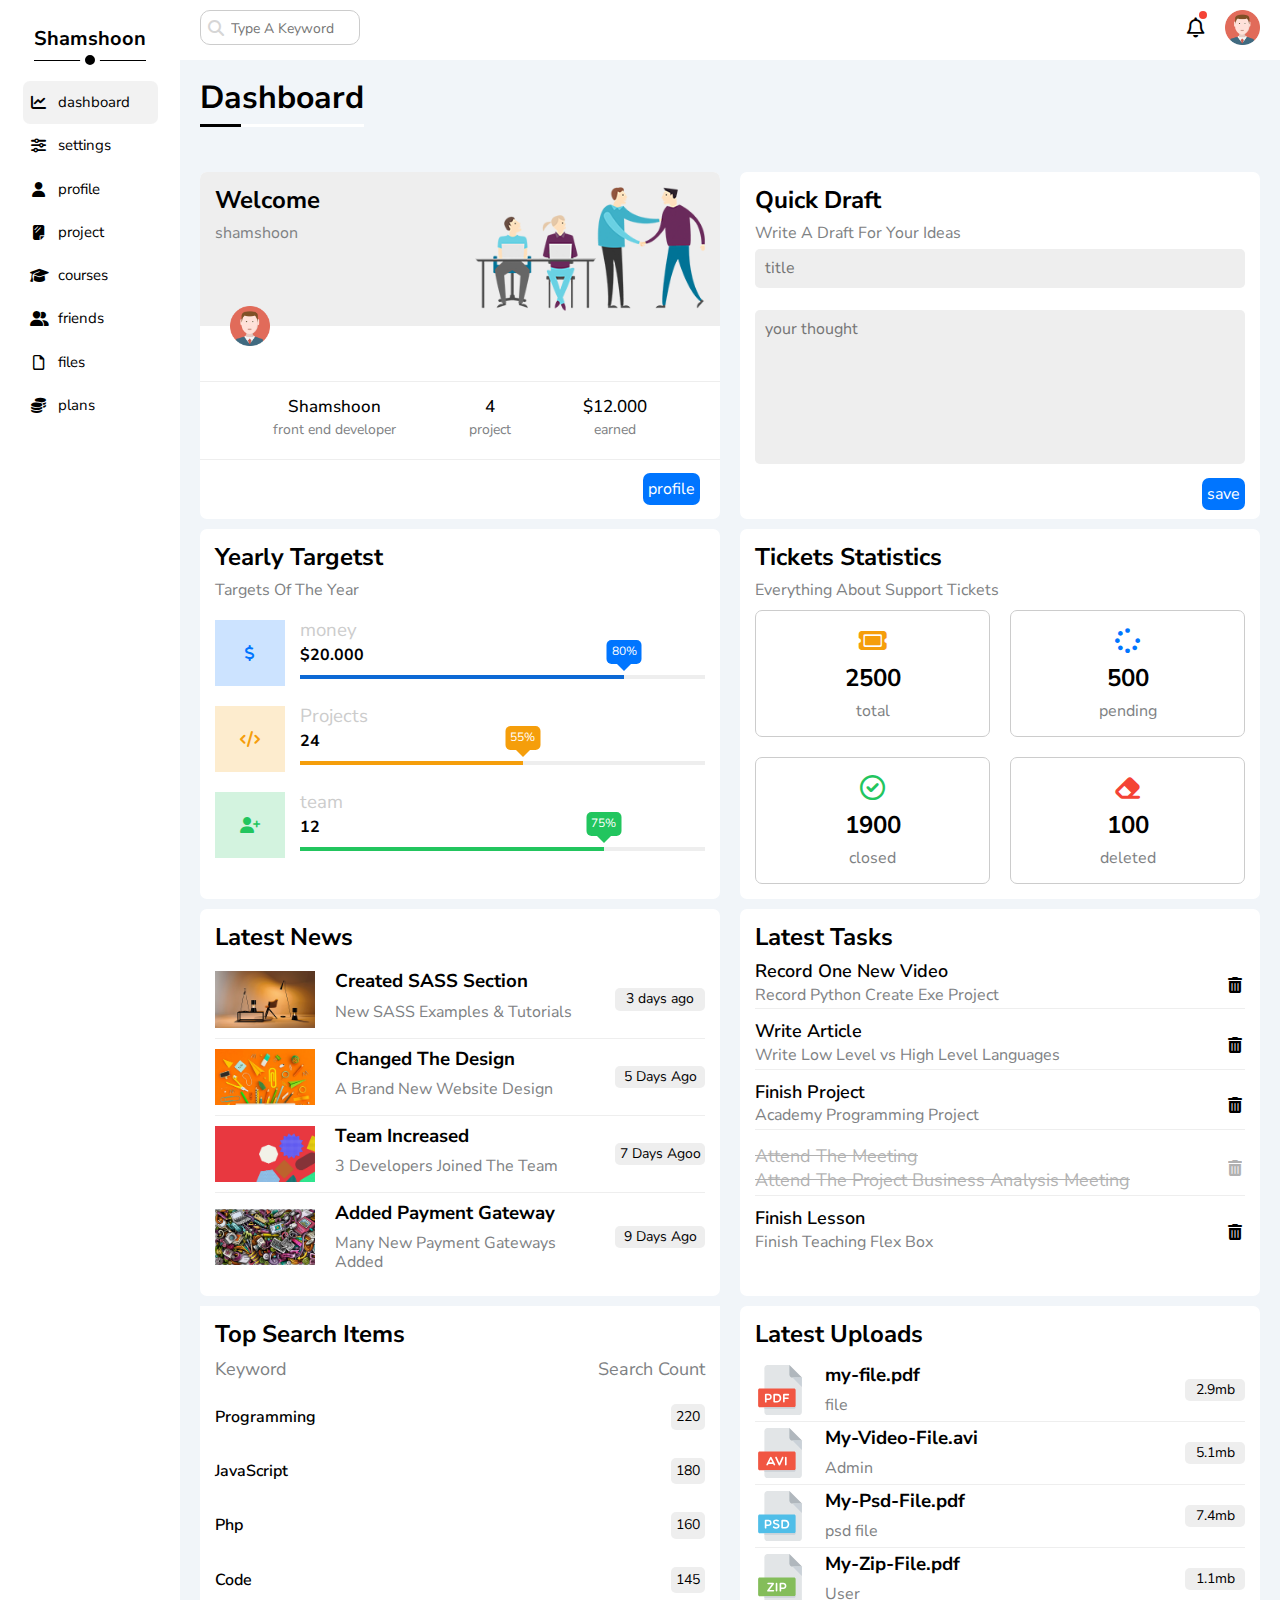
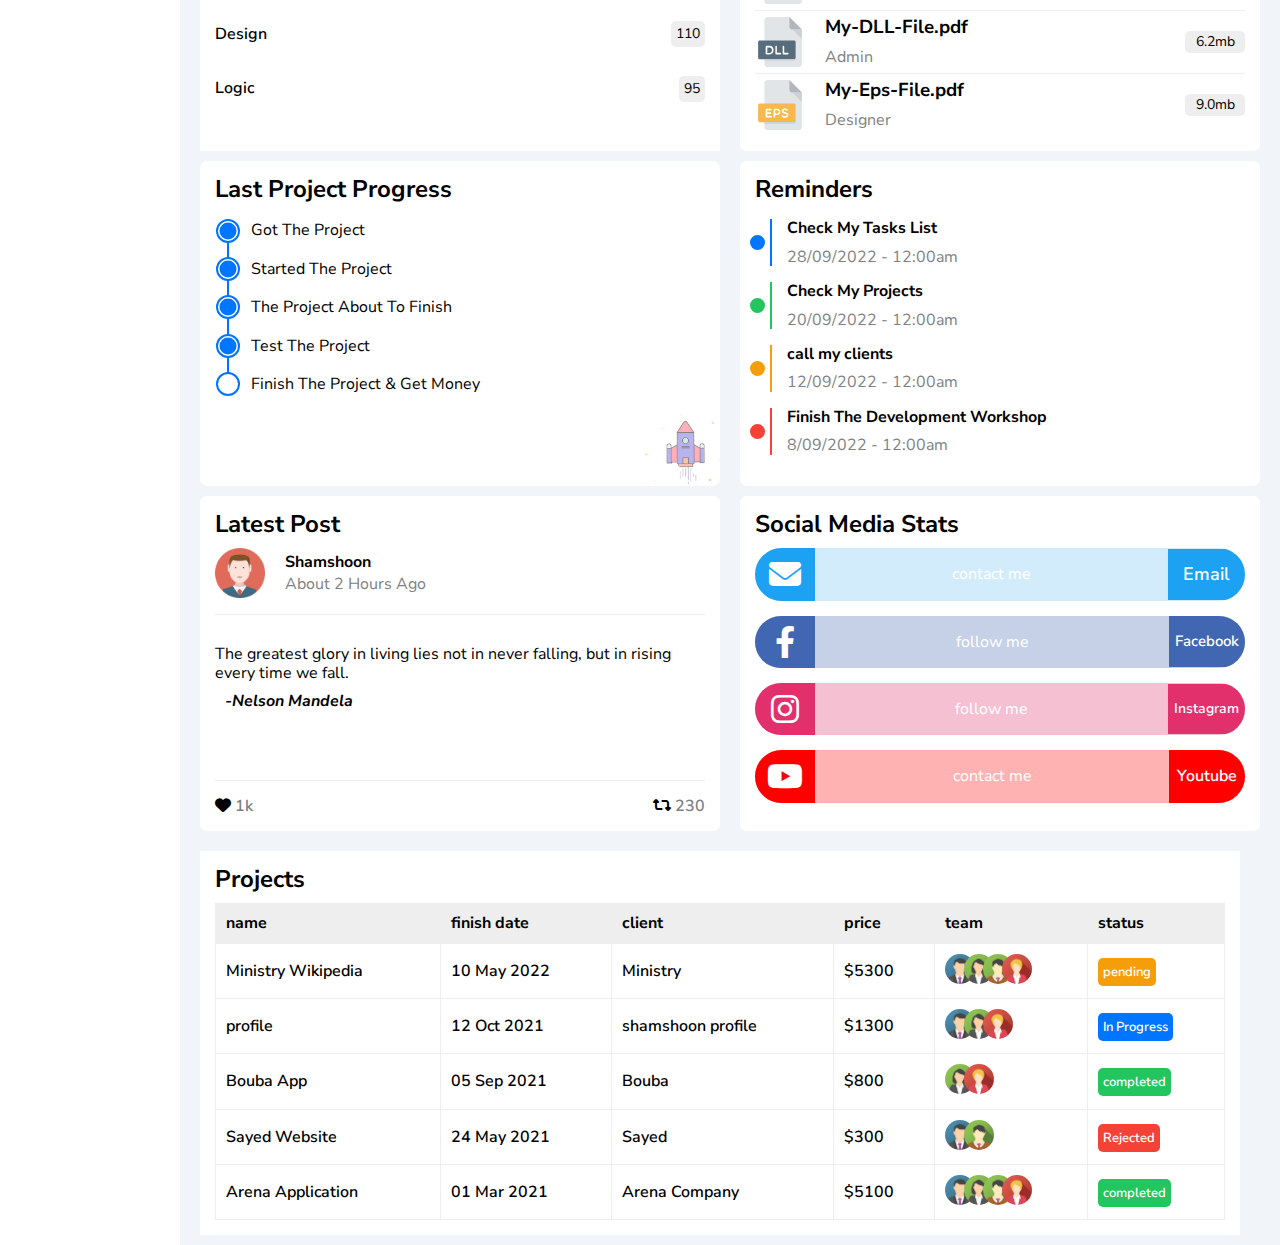
<file: index.html>
<!DOCTYPE html>
<html lang="en">
<head>
    <meta charset="UTF-8">
    <meta http-equiv="X-UA-Compatible" content="IE=edge">
    <meta name="viewport" content="width=device-width, initial-scale=1.0">
    <link rel="stylesheet" href="./css/noraml.css">
    <link rel="stylesheet" href="./css/all.css">
    <link rel="stylesheet" href="./css/all.min.css">
    <link rel="stylesheet" href="./css/framwork.css">
    <link rel="stylesheet" href="./css/master.css">
    <link rel="preconnect" href="https://fonts.googleapis.com">
    <link rel="preconnect" href="https://fonts.gstatic.com" crossorigin>
    <link href="https://fonts.googleapis.com/css2?family=Cairo:wght@200;300;400;500;600;700;800;900&family=Nunito+Sans:ital,wght@0,200;0,300;0,400;0,600;0,700;0,800;0,900;1,200;1,300;1,400;1,600;1,700;1,800;1,900&display=swap" rel="stylesheet">
    <title>dashboard</title>
</head>
<body>
  <div class="page">
    <div class="header">
      <div class="container">
        <form action="">
         <input type="search" name="" id="" placeholder="type a keyword"> 
        </form>
        <div class="info">
          <i class="i-1 fa-regular fa-bell"></i>
          <i class="i-2 fa-solid fa-bell fa-shake" style="color: #ccc;"></i>
         <img src="./imgs/avatar.png" alt="">  
        </div>
     </div>
    </div>
    <div class="nav">
      <h1>shamshoon</h1>
      <ul>
        <li><a href="./index.html" class="active" ><i class="fa-solid fa-chart-line fa-fw"></i><span>dashboard</span> </a></li>
        <li><a href="./settings.html"><i class="fa-solid fa-sliders fa-fw"></i><span>settings</span> </a></li>
        <li><a href="./profile.html"><i class="fa-solid fa-user fa-fw"></i><span>profile</span></a></li>
        <li><a href="./projects.html"><i class="fa-solid fa-sheet-plastic fa-fw"></i><span>project</span></a></li>
        <li><a href="./courses.html"><i class="fa-solid fa-graduation-cap fa-fw"></i><span>courses</span></a></li>
        <li><a href="./friends.html"><i class="fa-solid fa-user-group fa-fw"></i><span>friends</span></a></li>
        <li><a href="./file.html"><i class="fa-regular fa-file fa-fw"></i><span>files</span></a></li>
        <li><a href="./plans.html"><i class="fa-solid fa-coins fa-fw"></i><span>plans</span></a></li>
      </ul>
    </div>
    <div class="dashboard">
      <div class="container">
        <h1 class="main-title">
          dashboard
        </h1>
        <div class="dash-holder">
          <div class="p-info">
            <div class="head-info d-flex f-bettween">
             <div class="text-box">
              <h2 class="micro-title" >welcome</h2>
              <span>shamshoon</span>
            </div>
            <img src="./imgs/welcome.png" alt="-">
            <img class="pin" src="./imgs/avatar.png" alt="-">
            </div>
            <div class="last-info d-flex t-c f-evenly">
             <p>shamshoon <br> <span>front end developer</span></p>
             <p>4 <br> <span>project</span></p>
             <p>$12.000 <br><span>earned</span></p>
            </div>
            <div class="link-holder">
              <a href="" class="dash-links" >profile</a>
            </div>
          </div>
          <div class="draft back-w b-rad-7 over-hid p-15 d-flex">
            <div class="text-box">
            <h2 class="micro-title">quick draft</h2>
            <span>Write A Draft For Your Ideas</span>
            </div>
            <textarea name="" id="" placeholder="title" class="text-1" ></textarea>
            <textarea name="" id="" placeholder="your thought"></textarea>
            <div class="link-holder">
              <a href="" class="dash-links" >save</a>
            </div>
          </div>
          <div class="targets back-w p-15 over-hid b-rad-7">
            <div class="text-box">
              <h2 class="micro-title">Yearly Targetst</h2>
              <span>Targets Of The Year</span>
              </div>
              <div class="money d-flex ">
                <i class="fa-solid fa-dollar-sign fa-fw"></i>
                <div class="box">
                  <h3>money</h3>
                  <span>$20.000</span>
                  <div class="chart">
                    <span style="width:80%;"></span>
                  </div>
                </div>
              </div>
              <div class="money d-flex money-2 ">
                <i class="fa-solid fa-code fa-fw"></i>
                <div class="box">
                  <h3>Projects</h3>
                  <span>24</span>
                  <div class="chart">
                    <span style="width:55%;"></span>
                  </div>
                </div>
              </div>
              <div class="money d-flex money-3 ">
                <i class="fa-solid fa-user-plus fa-fw"></i>
                <div class="box">
                  <h3>team</h3>
                  <span>12</span>
                  <div class="chart">
                    <span style="width:75%;"></span>
                  </div>
                </div>
              </div>
          </div>
          <div class="tickets back-w p-15 over-hid b-rad-7">
            <h2 class="micro-title">Tickets Statistics</h2>
            <span>Everything About Support Tickets</span>
            <div class="holder d-flex">
              <div class="box">
                <i class="fa-solid fa-ticket fa-fw "></i>
                <h3>2500</h3>
                <p>total</p>
              </div>
              <div class="box">
                <i class="fa-solid fa-spinner fa-fw"></i>
                <h3>500</h3>
                <p>pending</p>
              </div>
              <div class="box">
                <i class="fa-regular fa-circle-check fa-fw"></i>
                <h3>1900</h3>
                <p>closed</p>
              </div>
              <div class="box">
                <i class="fa-solid fa-eraser fa-fw"></i>
                <h3>100</h3>
                <p>deleted</p>
              </div>
            </div>
          </div>
          <div class="latest-news p-15 back-w b-rad-7">
            <h2 class="micro-title">
             latest news
            </h2>
            <div class="box">
              <img src="./imgs/news-01.png" alt="-">
              <div class="text-box">
                <h3>Created SASS Section</h3>
                <p>New SASS Examples & Tutorials</p>
              </div>
              <span>3 days ago</span>
            </div>
            <div class="box">
              <img src="./imgs/news-02.png" alt="-">
              <div class="text-box">
                <h3>Changed The Design</h3>
                <p>A Brand New Website Design</p>
              </div>
              <span>5 Days Ago</span>
            </div>
            <div class="box">
              <img src="./imgs/news-03.png" alt="-">
              <div class="text-box">
                <h3>Team Increased</h3>
                <p>3 Developers Joined The Team</p>
              </div>
              <span>7 Days Agoo</span>
            </div>
            <div class="box">
              <img src="./imgs/news-04.png" alt="-">
              <div class="text-box">
                <h3>Added Payment Gateway</h3>
                <p>Many New Payment Gateways Added</p>
              </div>
              <span>9 Days Ago</span>
            </div>
          </div>
          <div class="latest-tasks p-15 b-rad-7 back-w">
            <h2 class="micro-title">
              Latest Tasks
             </h2>
            <div class="box">
              <div class="text-box">
                <h2>Record One New Video</h2>
                <p>Record Python Create Exe Project</p>
              </div>
              <i class="fa-solid fa-trash-can fa-fw"></i>
            </div>
          <div class="box">
            <div class="text-box">
              <h2>Write Article</h2>
              <p>Write Low Level vs High Level Languages</p>
            </div>
            <i class="fa-solid fa-trash-can fa-fw"></i>
          </div>
          <div class="box">
            <div class="text-box">
              <h2>Finish Project</h2>
              <p>Academy Programming Project</p>
            </div>
            <i class="fa-solid fa-trash-can fa-fw"></i>
          </div>
          <div class="box">
            <div class="text-box">
              <del>Attend The Meeting</del>
              <del>Attend The Project Business Analysis Meeting</del>
            </div>
            <i class="fa-solid fa-trash-can fa-fw"></i>
          </div>
          <div class="box">
            <div class="text-box">
              <h2>Finish Lesson</h2>
              <p>Finish Teaching Flex Box</p>
            </div>
            <i class="fa-solid fa-trash-can fa-fw"></i>
          </div>
          </div>
          <div class="top-search p-15 rad-7 back-w">
            <h2 class="micro-title">
              Top Search Items
             </h2>
             <div class="head">
              <span>keyword</span>
              <span>search count</span>
             </div>
             <div class="box">
              <p>Programming</p>
              <span>220</span>
             </div>
             <div class="box">
              <p>javaScript</p>
              <span>180</span>
             </div>
             <div class="box">
              <p>php</p>
              <span>160</span>
             </div>
             <div class="box">
              <p>code</p>
              <span>145</span>
             </div>
             <div class="box">
              <p>design</p>
              <span>110</span>
             </div>
             <div class="box">
              <p>logic</p>
              <span>95</span>
             </div>
          </div>
          <div class="latest-upload p-15 back-w b-rad-7">
            <h2 class="micro-title">
             latest uploads
            </h2>
            <div class="box">
              <img src="./imgs/pdf.svg" alt="-">
              <div class="text-box">
                <h3>my-file.pdf</h3>
                <p>file</p>
              </div>
              <span>2.9mb</span>
            </div>
            <div class="box">
              <img src="./imgs/avi.svg" alt="-">
              <div class="text-box">
                <h3>My-Video-File.avi</h3>
                <p>Admin</p>
              </div>
              <span>5.1mb</span>
            </div>
            <div class="box">
              <img src="./imgs/psd.svg" alt="-">
              <div class="text-box">
                <h3>My-Psd-File.pdf</h3>
                <p>psd file</p>
              </div>
              <span>7.4mb</span>
            </div>
            <div class="box">
              <img src="./imgs/zip.svg" alt="-">
              <div class="text-box">
                <h3>My-Zip-File.pdf</h3>
                <p>User</p>
              </div>
              <span>1.1mb</span>
            </div>
            <div class="box">
              <img src="./imgs/dll.svg" alt="-">
              <div class="text-box">
                <h3>My-DLL-File.pdf</h3>
                <p>Admin</p>
              </div>
              <span>6.2mb</span>
            </div>
            <div class="box">
              <img src="./imgs/eps.svg" alt="-">
              <div class="text-box">
                <h3>My-Eps-File.pdf</h3>
                <p>Designer</p>
              </div>
              <span>9.0mb</span>
            </div>
          </div>
          <div class="progress back-w p-15 b-rad-7">
            <h2 class="micro-title">
              last project progress
            </h2>
            <div class="holder">
              <p>Got The Project</p>
              <p>Started The Project</p>
              <p>The Project About To Finish</p>
              <p>Test The Project</p>
              <p>Finish The Project & Get Money</p>
            </div>
            <img src="./imgs/project.png" alt="-">
          </div>
          <div class="reminders back-w p-15 b-rad-7">
            <h2 class="micro-title">
              reminders
            </h2>
            <p>Check My Tasks List <span>28/09/2022 - 12:00am</span> </p>
            <p>Check My Projects <span>20/09/2022 - 12:00am</span> </p>
            <p>call my clients <span>12/09/2022 - 12:00am</span> </p>
            <p>Finish The Development Workshop <span>8/09/2022 - 12:00am</span> </p>
          </div>
          <div class="social back-w p-15 b-rad-7">
            <h2 class="micro-title">
              Latest Post
            </h2>
            <div class="avatar d-flex">
              <img src="./imgs/avatar.png" alt="-">
              <div class="info">
                <p>shamshoon</p>
                <span>About 2 Hours Ago </span>
              </div>
              </div>
              <p>
                The greatest glory in living lies not in never falling, but in rising every time we fall.
                <span>-Nelson Mandela</span>
              </p>
              <div class="post">
                <div>
                  <i class="fa-solid fa-heart"></i>
                  <span>1k</span>
                </div>
                <div>
                  <i class="fa-solid fa-retweet"></i>
                  <span>230</span>
                </div>
              </div>
            </div>
          <div class="media back-w p-15 b-rad-7 ">
            <h2 class="micro-title">
              Social Media Stats
            </h2>
            <div class="widge">
              <div class="icon">
                <i class="fa-solid fa-envelope fa-2x fa-fw"></i>
              </div>
              <span>contact me</span>
              <div class="email">
             <a href="mailto: gamalalkelanys@gmail.com">email</a>
              </div>
            </div>
            <div class="widge">
              <div class="icon">
                <i class="fa-brands fa-facebook-f fa-2x fa-fw"></i>
              </div>
              <span>follow me</span>
              <div class="email">
             <a href="https://www.facebook.com/gamal.alkilaniking" target="_blank" >facebook</a>
              </div>
            </div>
            <div class="widge">
              <div class="icon">
                <i class="fa-brands fa-instagram fa-2x fa-fw"></i>
              </div>
              <span>follow me</span>
              <div class="email">
             <a href="https://www.instagram.com/cymotrithy/" target="_blank" >Instagram</a>
              </div>
            </div>
            <div class="widge">
              <div class="icon">
                <i class="fa-brands fa-youtube fa-2x fa-fw"></i>
              </div>
              <span>contact me</span>
              <div class="email">
             <a href="https://www.youtube.com/channel/UCoMwe_2KaaZq8AMOQpocRfA" target="_blank" >youtube</a>
              </div>
            </div>
          </div> 
          </div>
          <div class="projects back-w p-15 rad-7 ">
            <h2 class="micro-title">projects</h2>
            <div class="holder">
            <table>
              <thead>
                <tr>
                  <td>name</td>
                  <td>finish date</td>
                  <td>client</td>
                  <td>price</td>
                  <td>team</td>
                 <td> status</td>
                </tr>
              </thead>
              <tbody>
               
              <tr>
                <td> Ministry Wikipedia </td>
                <td> 10 May 2022 </td>
                <td> 	Ministry </td>
                <td> $5300 </td>
                <td> 
                  <img src="./imgs/team-01.png" alt="-">
                  <img src="./imgs/team-02.png" alt="-">
                  <img src="./imgs/team-03.png" alt="-">
                  <img src="./imgs/team-04.png" alt="-">
                </td>
                <td> <span>pending</span> </td>
              </tr>
              <tr>
                <td> profile </td>
                <td>	12 Oct 2021</td>
                <td> 	shamshoon profile </td>
                <td> $1300 </td>
                <td> 
                  <img src="./imgs/team-01.png" alt="-">
                  <img src="./imgs/team-02.png" alt="-">
                  <img src="./imgs/team-04.png" alt="-">
                </td>
                <td> <span>In Progress</span> </td>
              </tr>
              <tr>
                <td> Bouba App </td>
                <td> 05 Sep 2021 </td>
                <td> 	Bouba </td>
                <td> $800 </td>
                <td> 
                  <img src="./imgs/team-02.png" alt="-">
                  <img src="./imgs/team-04.png" alt="-">
                </td>
                <td> <span>completed</span> </td>
              </tr>
              <tr>
                <td> Sayed Website </td>
                <td> 24 May 2021 </td>
                <td> 		Sayed </td>
                <td> $300 </td>
                <td> 
                  <img src="./imgs/team-01.png" alt="-">
                  <img src="./imgs/team-03.png" alt="-">
                </td>
                <td> <span>Rejected</span> </td>
              </tr>
              <tr>
                <td> Arena Application </td>
                <td> 01 Mar 2021 </td>
                <td> 	Arena Company </td>
                <td> $5100 </td>
                <td> 
                  <img src="./imgs/team-01.png" alt="-">
                  <img src="./imgs/team-02.png" alt="-">
                  <img src="./imgs/team-03.png" alt="-">
                  <img src="./imgs/team-04.png" alt="-">
                </td>
                <td> <span>completed</span> </td>
              </tr>
              </tbody>
            </table>
            </div>
          </div>
        </div>
        </div>
      </div>
</body>
</html>
</file>
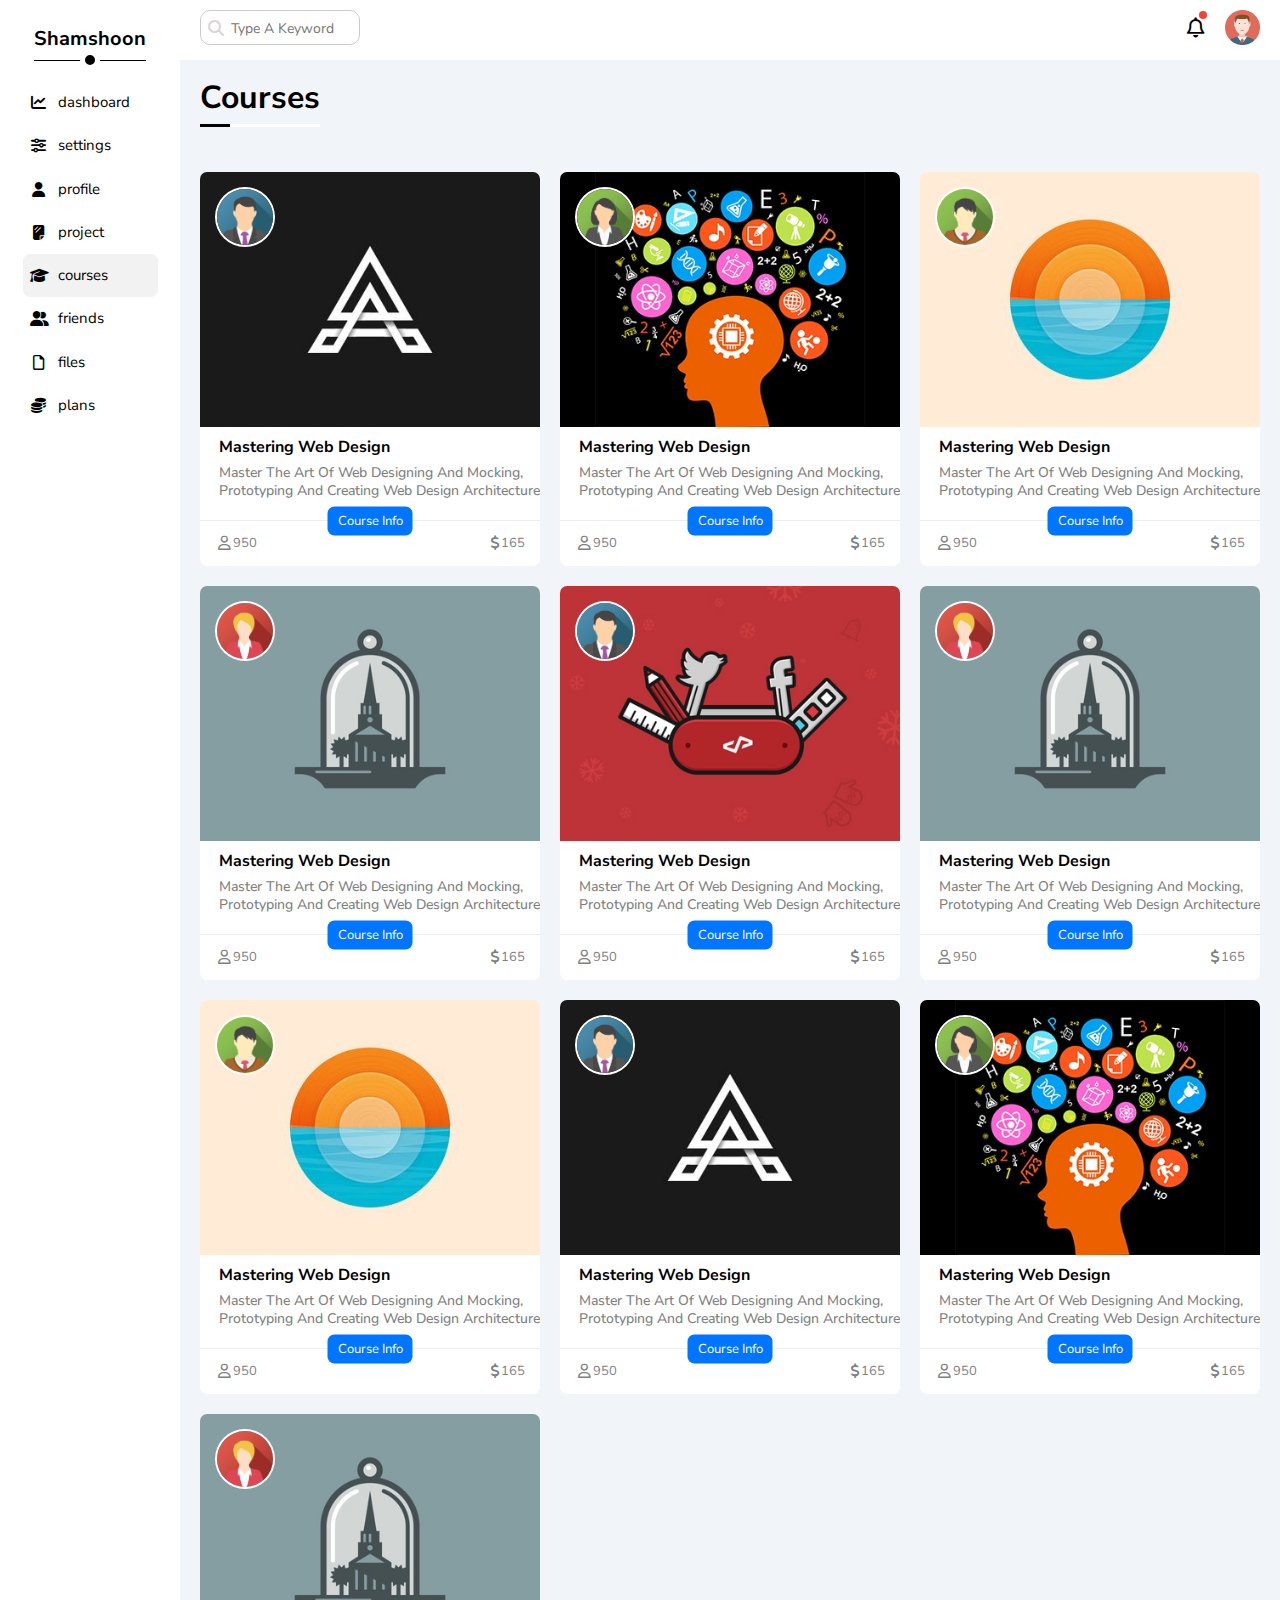
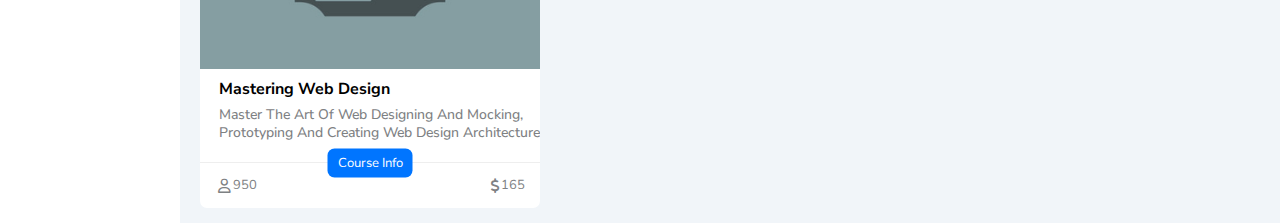
<file: courses.html>
<!DOCTYPE html>
<html lang="en">
<head>
    <meta charset="UTF-8">
    <meta http-equiv="X-UA-Compatible" content="IE=edge">
    <meta name="viewport" content="width=device-width, initial-scale=1.0">
    <link rel="stylesheet" href="./css/noraml.css">
    <link rel="stylesheet" href="./css/all.css">
    <link rel="stylesheet" href="./css/all.min.css">
    <link rel="stylesheet" href="./css/framwork.css">
    <link rel="stylesheet" href="./css/master.css">
    <link rel="preconnect" href="https://fonts.googleapis.com">
    <link rel="preconnect" href="https://fonts.gstatic.com" crossorigin>
    <link href="https://fonts.googleapis.com/css2?family=Cairo:wght@200;300;400;500;600;700;800;900&family=Nunito+Sans:ital,wght@0,200;0,300;0,400;0,600;0,700;0,800;0,900;1,200;1,300;1,400;1,600;1,700;1,800;1,900&display=swap" rel="stylesheet">
    <title>Courses</title>
</head>
<body>
  <div class="page">
    <div class="header">
      <div class="container">
        <form action="">
         <input type="search" name="" id="" placeholder="type a keyword"> 
        </form>
        <div class="info">
          <i class="i-1 fa-regular fa-bell"></i>
          <i class="i-2 fa-solid fa-bell fa-shake" style="color: #ccc;"></i>
         <img src="./imgs/avatar.png" alt="">  
        </div>
     </div>
    </div>
    <div class="nav">
      <h1>shamshoon</h1>
      <ul>
        <li><a href="./index.html" ><i class="fa-solid fa-chart-line fa-fw"></i><span>dashboard</span> </a></li>
        <li><a href="./settings.html"  ><i class="fa-solid fa-sliders fa-fw"></i><span>settings</span> </a></li>
        <li><a href="./profile.html"><i class="fa-solid fa-user fa-fw"></i><span>profile</span></a></li>
        <li><a href="./projects.html" ><i class="fa-solid fa-sheet-plastic fa-fw"></i><span>project</span></a></li>
        <li><a href="./courses.html" class="active"><i class="fa-solid fa-graduation-cap fa-fw"></i><span>courses</span></a></li>
        <li><a href="./friends.html"><i class="fa-solid fa-user-group fa-fw"></i><span>friends</span></a></li>
        <li><a href="./file.html"><i class="fa-regular fa-file fa-fw"></i><span>files</span></a></li>
        <li><a href="./plans.html"><i class="fa-solid fa-coins fa-fw"></i><span>plans</span></a></li>
      </ul>
    </div>
    <div class="dashboard">
      <div class="container">
        <h1 class="main-title">
            courses
        </h1>
         <div class="courses-holder">
            <div class="box back-w b-rad-7">
                <div class="img-holder">
                  <img  src="./imgs/course-01.jpg" alt="-">
                  <img src="./imgs/team-01.png" alt="-">
                </div>
                <p class="m-0">Mastering Web Design</p>
                <span class="">
                    Master The Art Of Web Designing And Mocking, 
                    Prototyping And Creating Web Design Architecture
                </span>
                <div class="footer p-15 ">
                    <span><i class="fa-regular fa-user fa-fw"></i>950</span>
                    <span><i class="fa-solid fa-dollar-sign fa-fw"></i>165</span>
                </div>
            </div>
            <div class="box back-w b-rad-7">
                <div class="img-holder">
                  <img  src="./imgs/course-02.jpg" alt="-">
                  <img src="./imgs/team-02.png" alt="-">
                </div>
                <p class="m-0">Mastering Web Design</p>
                <span class="">
                    Master The Art Of Web Designing And Mocking, 
                    Prototyping And Creating Web Design Architecture
                </span>
                <div class="footer p-15 ">
                    <span><i class="fa-regular fa-user fa-fw"></i>950</span>
                    <span><i class="fa-solid fa-dollar-sign fa-fw"></i>165</span>
                </div>
            </div>
            <div class="box back-w b-rad-7">
                <div class="img-holder">
                  <img  src="./imgs/course-03.jpg" alt="-">
                  <img src="./imgs/team-03.png" alt="-">
                </div>
                <p class="m-0">Mastering Web Design</p>
                <span class="">
                    Master The Art Of Web Designing And Mocking, 
                    Prototyping And Creating Web Design Architecture
                </span>
                <div class="footer p-15 ">
                    <span><i class="fa-regular fa-user fa-fw"></i>950</span>
                    <span><i class="fa-solid fa-dollar-sign fa-fw"></i>165</span>
                </div>
            </div>
            <div class="box back-w b-rad-7">
                <div class="img-holder">
                  <img  src="./imgs/course-04.jpg" alt="-">
                  <img src="./imgs/team-04.png" alt="-">
                </div>
                <p class="m-0">Mastering Web Design</p>
                <span class="">
                    Master The Art Of Web Designing And Mocking, 
                    Prototyping And Creating Web Design Architecture
                </span>
                <div class="footer p-15 ">
                    <span><i class="fa-regular fa-user fa-fw"></i>950</span>
                    <span><i class="fa-solid fa-dollar-sign fa-fw"></i>165</span>
                </div>
            </div>
            <div class="box back-w b-rad-7">
                <div class="img-holder">
                  <img  src="./imgs/course-05.jpg" alt="-">
                  <img src="./imgs/team-01.png" alt="-">
                </div>
                <p class="m-0">Mastering Web Design</p>
                <span class="">
                    Master The Art Of Web Designing And Mocking, 
                    Prototyping And Creating Web Design Architecture
                </span>
                <div class="footer p-15 ">
                    <span><i class="fa-regular fa-user fa-fw"></i>950</span>
                    <span><i class="fa-solid fa-dollar-sign fa-fw"></i>165</span>
                </div>
            </div>
            <div class="box back-w b-rad-7">
                <div class="img-holder">
                  <img  src="./imgs/course-04.jpg" alt="-">
                  <img src="./imgs/team-04.png" alt="-">
                </div>
                <p class="m-0">Mastering Web Design</p>
                <span class="">
                    Master The Art Of Web Designing And Mocking, 
                    Prototyping And Creating Web Design Architecture
                </span>
                <div class="footer p-15 ">
                    <span><i class="fa-regular fa-user fa-fw"></i>950</span>
                    <span><i class="fa-solid fa-dollar-sign fa-fw"></i>165</span>
                </div>
            </div>
            <div class="box back-w b-rad-7">
                <div class="img-holder">
                  <img  src="./imgs/course-03.jpg" alt="-">
                  <img src="./imgs/team-03.png" alt="-">
                </div>
                <p class="m-0">Mastering Web Design</p>
                <span class="">
                    Master The Art Of Web Designing And Mocking, 
                    Prototyping And Creating Web Design Architecture
                </span>
                <div class="footer p-15 ">
                    <span><i class="fa-regular fa-user fa-fw"></i>950</span>
                    <span><i class="fa-solid fa-dollar-sign fa-fw"></i>165</span>
                </div>
            </div>
            <div class="box back-w b-rad-7">
                <div class="img-holder">
                  <img  src="./imgs/course-01.jpg" alt="-">
                  <img src="./imgs/team-01.png" alt="-">
                </div>
                <p class="m-0">Mastering Web Design</p>
                <span class="">
                    Master The Art Of Web Designing And Mocking, 
                    Prototyping And Creating Web Design Architecture
                </span>
                <div class="footer p-15 ">
                    <span><i class="fa-regular fa-user fa-fw"></i>950</span>
                    <span><i class="fa-solid fa-dollar-sign fa-fw"></i>165</span>
                </div>
            </div>
            <div class="box back-w b-rad-7">
                <div class="img-holder">
                  <img  src="./imgs/course-02.jpg" alt="-">
                  <img src="./imgs/team-02.png" alt="-">
                </div>
                <p class="m-0">Mastering Web Design</p>
                <span class="">
                    Master The Art Of Web Designing And Mocking, 
                    Prototyping And Creating Web Design Architecture
                </span>
                <div class="footer p-15 ">
                    <span><i class="fa-regular fa-user fa-fw"></i>950</span>
                    <span><i class="fa-solid fa-dollar-sign fa-fw"></i>165</span>
                </div>
            </div>
            <div class="box back-w b-rad-7">
                <div class="img-holder">
                  <img  src="./imgs/course-04.jpg" alt="-">
                  <img src="./imgs/team-04.png" alt="-">
                </div>
                <p class="m-0">Mastering Web Design</p>
                <span class="">
                    Master The Art Of Web Designing And Mocking, 
                    Prototyping And Creating Web Design Architecture
                </span>
                <div class="footer p-15 ">
                    <span><i class="fa-regular fa-user fa-fw"></i>950</span>
                    <span><i class="fa-solid fa-dollar-sign fa-fw"></i>165</span>
                </div>
            </div>
         </div>
      </div>
      </div>
    </div>
</body>
</html>
</file>
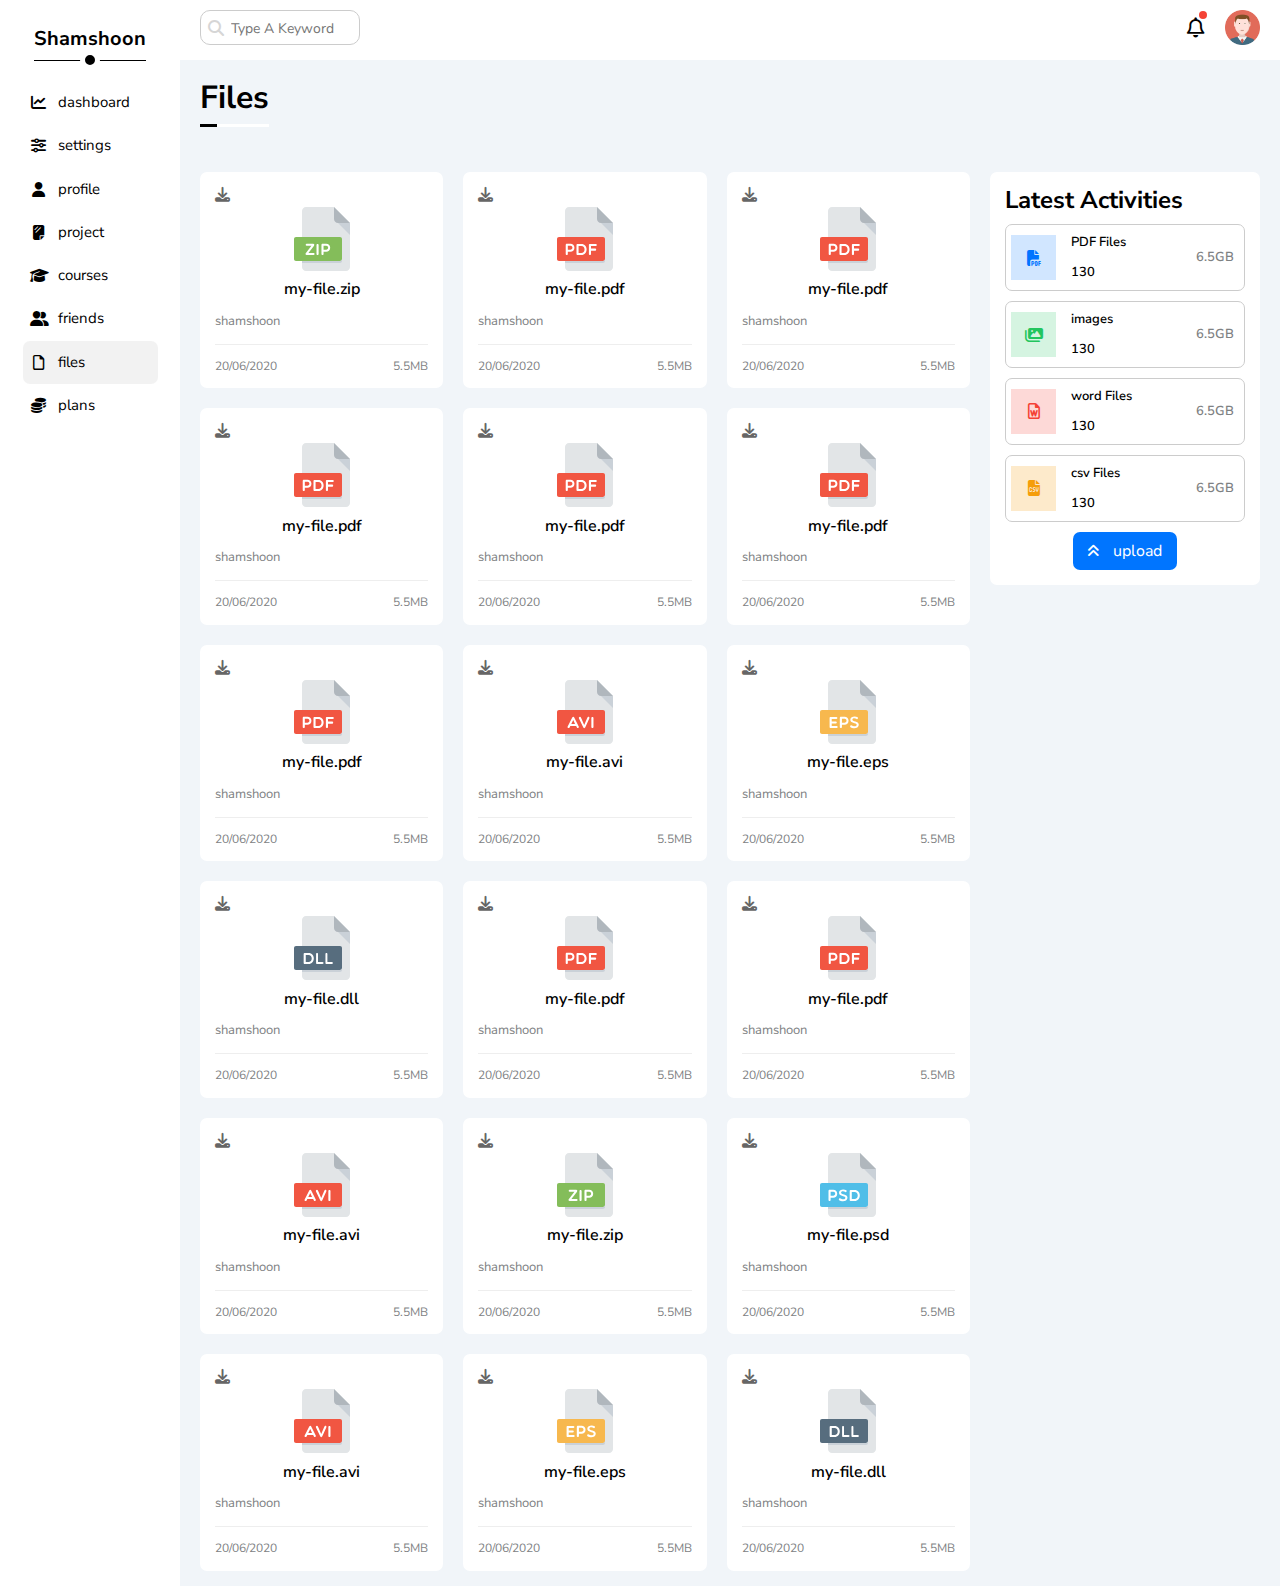
<file: file.html>
<!DOCTYPE html>
<html lang="en">
<head>
    <meta charset="UTF-8">
    <meta http-equiv="X-UA-Compatible" content="IE=edge">
    <meta name="viewport" content="width=device-width, initial-scale=1.0">
    <link rel="stylesheet" href="./css/noraml.css">
    <link rel="stylesheet" href="./css/all.css">
    <link rel="stylesheet" href="./css/all.min.css">
    <link rel="stylesheet" href="./css/framwork.css">
    <link rel="stylesheet" href="./css/master.css">
    <link rel="preconnect" href="https://fonts.googleapis.com">
    <link rel="preconnect" href="https://fonts.gstatic.com" crossorigin>
    <link href="https://fonts.googleapis.com/css2?family=Cairo:wght@200;300;400;500;600;700;800;900&family=Nunito+Sans:ital,wght@0,200;0,300;0,400;0,600;0,700;0,800;0,900;1,200;1,300;1,400;1,600;1,700;1,800;1,900&display=swap" rel="stylesheet">
    <title>files</title>
</head>
<body>
  <div class="page">
    <div class="header">
      <div class="container">
        <form action="">
         <input type="search" name="" id="" placeholder="type a keyword"> 
        </form>
        <div class="info">
          <i class="i-1 fa-regular fa-bell"></i>
          <i class="i-2 fa-solid fa-bell fa-shake" style="color: #ccc;"></i>
         <img src="./imgs/avatar.png" alt="">  
        </div>
     </div>
    </div>
    <div class="nav">
      <h1>shamshoon</h1>
      <ul>
        <li><a href="./index.html" ><i class="fa-solid fa-chart-line fa-fw"></i><span>dashboard</span> </a></li>
        <li><a href="./settings.html"  ><i class="fa-solid fa-sliders fa-fw"></i><span>settings</span> </a></li>
        <li><a href="./profile.html"><i class="fa-solid fa-user fa-fw"></i><span>profile</span></a></li>
        <li><a href="./projects.html" ><i class="fa-solid fa-sheet-plastic fa-fw"></i><span>project</span></a></li>
        <li><a href="./courses.html"><i class="fa-solid fa-graduation-cap fa-fw"></i><span>courses</span></a></li>
        <li><a href="./friends.html"><i class="fa-solid fa-user-group fa-fw"></i><span>friends</span></a></li>
        <li><a href="./file.html" class="active"><i class="fa-regular fa-file fa-fw"></i><span>files</span></a></li>
        <li><a href="./plans.html"><i class="fa-solid fa-coins fa-fw"></i><span>plans</span></a></li>
      </ul>
    </div>
    <div class="dashboard">
      <div class="container">
        <h1 class="main-title">
            files
        </h1>
         <div class="files-page">
            <div class="files-holder">
                <div class="box back-w p-15 over-hid b-rad-7">
                    <i class="fa-solid fa-download"></i>
                    <img src="./imgs/zip.svg" alt="-">
                    <p>my-file.zip</p>
                    <span>shamshoon</span>
                    <div class="footer">
                        <span>20/06/2020</span>
                        <span>5.5MB</span>
                    </div>
                </div>
                <div class="box back-w p-15 over-hid b-rad-7">
                    <i class="fa-solid fa-download"></i>
                    <img src="./imgs/pdf.svg" alt="-">
                    <p>my-file.pdf</p>
                    <span>shamshoon</span>
                    <div class="footer">
                        <span>20/06/2020</span>
                        <span>5.5MB</span>
                    </div>
                </div>
                <div class="box back-w p-15 over-hid b-rad-7">
                    <i class="fa-solid fa-download"></i>
                    <img src="./imgs/pdf.svg" alt="-">
                    <p>my-file.pdf</p>
                    <span>shamshoon</span>
                    <div class="footer">
                        <span>20/06/2020</span>
                        <span>5.5MB</span>
                    </div>
                </div>
                <div class="box back-w p-15 over-hid b-rad-7">
                    <i class="fa-solid fa-download"></i>
                    <img src="./imgs/pdf.svg" alt="-">
                    <p>my-file.pdf</p>
                    <span>shamshoon</span>
                    <div class="footer">
                        <span>20/06/2020</span>
                        <span>5.5MB</span>
                    </div>
                </div>
                <div class="box back-w p-15 over-hid b-rad-7">
                    <i class="fa-solid fa-download"></i>
                    <img src="./imgs/pdf.svg" alt="-">
                    <p>my-file.pdf</p>
                    <span>shamshoon</span>
                    <div class="footer">
                        <span>20/06/2020</span>
                        <span>5.5MB</span>
                    </div>
                </div>
                <div class="box back-w p-15 over-hid b-rad-7">
                    <i class="fa-solid fa-download"></i>
                    <img src="./imgs/pdf.svg" alt="-">
                    <p>my-file.pdf</p>
                    <span>shamshoon</span>
                    <div class="footer">
                        <span>20/06/2020</span>
                        <span>5.5MB</span>
                    </div>
                </div>
                <div class="box back-w p-15 over-hid b-rad-7">
                    <i class="fa-solid fa-download"></i>
                    <img src="./imgs/pdf.svg" alt="-">
                    <p>my-file.pdf</p>
                    <span>shamshoon</span>
                    <div class="footer">
                        <span>20/06/2020</span>
                        <span>5.5MB</span>
                    </div>
                </div>
                <div class="box back-w p-15 over-hid b-rad-7">
                    <i class="fa-solid fa-download"></i>
                    <img src="./imgs/avi.svg" alt="-">
                    <p>my-file.avi</p>
                    <span>shamshoon</span>
                    <div class="footer">
                        <span>20/06/2020</span>
                        <span>5.5MB</span>
                    </div>
                </div>
                <div class="box back-w p-15 over-hid b-rad-7">
                    <i class="fa-solid fa-download"></i>
                    <img src="./imgs/eps.svg" alt="-">
                    <p>my-file.eps</p>
                    <span>shamshoon</span>
                    <div class="footer">
                        <span>20/06/2020</span>
                        <span>5.5MB</span>
                    </div>
                </div>
                <div class="box back-w p-15 over-hid b-rad-7">
                    <i class="fa-solid fa-download"></i>
                    <img src="./imgs/dll.svg" alt="-">
                    <p>my-file.dll</p>
                    <span>shamshoon</span>
                    <div class="footer">
                        <span>20/06/2020</span>
                        <span>5.5MB</span>
                    </div>
                </div>
                <div class="box back-w p-15 over-hid b-rad-7">
                    <i class="fa-solid fa-download"></i>
                    <img src="./imgs/pdf.svg" alt="-">
                    <p>my-file.pdf</p>
                    <span>shamshoon</span>
                    <div class="footer">
                        <span>20/06/2020</span>
                        <span>5.5MB</span>
                    </div>
                </div>
                <div class="box back-w p-15 over-hid b-rad-7">
                    <i class="fa-solid fa-download"></i>
                    <img src="./imgs/pdf.svg" alt="-">
                    <p>my-file.pdf</p>
                    <span>shamshoon</span>
                    <div class="footer">
                        <span>20/06/2020</span>
                        <span>5.5MB</span>
                    </div>
                </div>
                <div class="box back-w p-15 over-hid b-rad-7">
                    <i class="fa-solid fa-download"></i>
                    <img src="./imgs/avi.svg" alt="-">
                    <p>my-file.avi</p>
                    <span>shamshoon</span>
                    <div class="footer">
                        <span>20/06/2020</span>
                        <span>5.5MB</span>
                    </div>
                </div>
                <div class="box back-w p-15 over-hid b-rad-7">
                    <i class="fa-solid fa-download"></i>
                    <img src="./imgs/zip.svg" alt="-">
                    <p>my-file.zip</p>
                    <span>shamshoon</span>
                    <div class="footer">
                        <span>20/06/2020</span>
                        <span>5.5MB</span>
                    </div>
                </div>
                <div class="box back-w p-15 over-hid b-rad-7">
                    <i class="fa-solid fa-download"></i>
                    <img src="./imgs/psd.svg" alt="-">
                    <p>my-file.psd</p>
                    <span>shamshoon</span>
                    <div class="footer">
                        <span>20/06/2020</span>
                        <span>5.5MB</span>
                    </div>
                </div>
                <div class="box back-w p-15 over-hid b-rad-7">
                    <i class="fa-solid fa-download"></i>
                    <img src="./imgs/avi.svg" alt="-">
                    <p>my-file.avi</p>
                    <span>shamshoon</span>
                    <div class="footer">
                        <span>20/06/2020</span>
                        <span>5.5MB</span>
                    </div>
                </div>
                <div class="box back-w p-15 over-hid b-rad-7">
                    <i class="fa-solid fa-download"></i>
                    <img src="./imgs/eps.svg" alt="-">
                    <p>my-file.eps</p>
                    <span>shamshoon</span>
                    <div class="footer">
                        <span>20/06/2020</span>
                        <span>5.5MB</span>
                    </div>
                </div>
                <div class="box back-w p-15 over-hid b-rad-7">
                    <i class="fa-solid fa-download"></i>
                    <img src="./imgs/dll.svg" alt="-">
                    <p>my-file.dll</p>
                    <span>shamshoon</span>
                    <div class="footer">
                        <span>20/06/2020</span>
                        <span>5.5MB</span>
                    </div>
                </div>
            </div>
            <div class="files-status back-w p-15 over-hid b-rad-7">
                <h2 class="micro-title">Latest Activities</h2>
                <div class="box back-w over-hid b-rad-7">
                    <i class="fa-solid fa-file-pdf fa-fw"></i>
                    <div class="info">
                        <p class="m-0">PDF Files</p>
                        <p class="m-0">6.5GB</p>
                        <p class="m-0">130</p>
                    </div>
                </div>
                <div class="box back-w over-hid b-rad-7">
                    <i class="fa-solid fa-images"></i>
                    <div class="info">
                        <p class="m-0">images</p>
                        <p class="m-0">6.5GB</p>
                        <p class="m-0">130</p>
                    </div>
                </div>
                <div class="box back-w over-hid b-rad-7">
                    <i class="fa-regular fa-file-word"></i>
                    <div class="info">
                        <p class="m-0">word Files</p>
                        <p class="m-0">6.5GB</p>
                        <p class="m-0">130</p>
                    </div>
                </div>
                <div class="box back-w over-hid b-rad-7">
                <i class="fa-solid fa-file-csv"></i>
                    <div class="info">
                        <p class="m-0">csv Files</p>
                        <p class="m-0">6.5GB</p>
                        <p class="m-0">130</p>
                    </div>
                </div>
                <p>upload</p>
            </div>
         </div>
      </div>
      </div>
    </div>
</body>
</html>
</file>
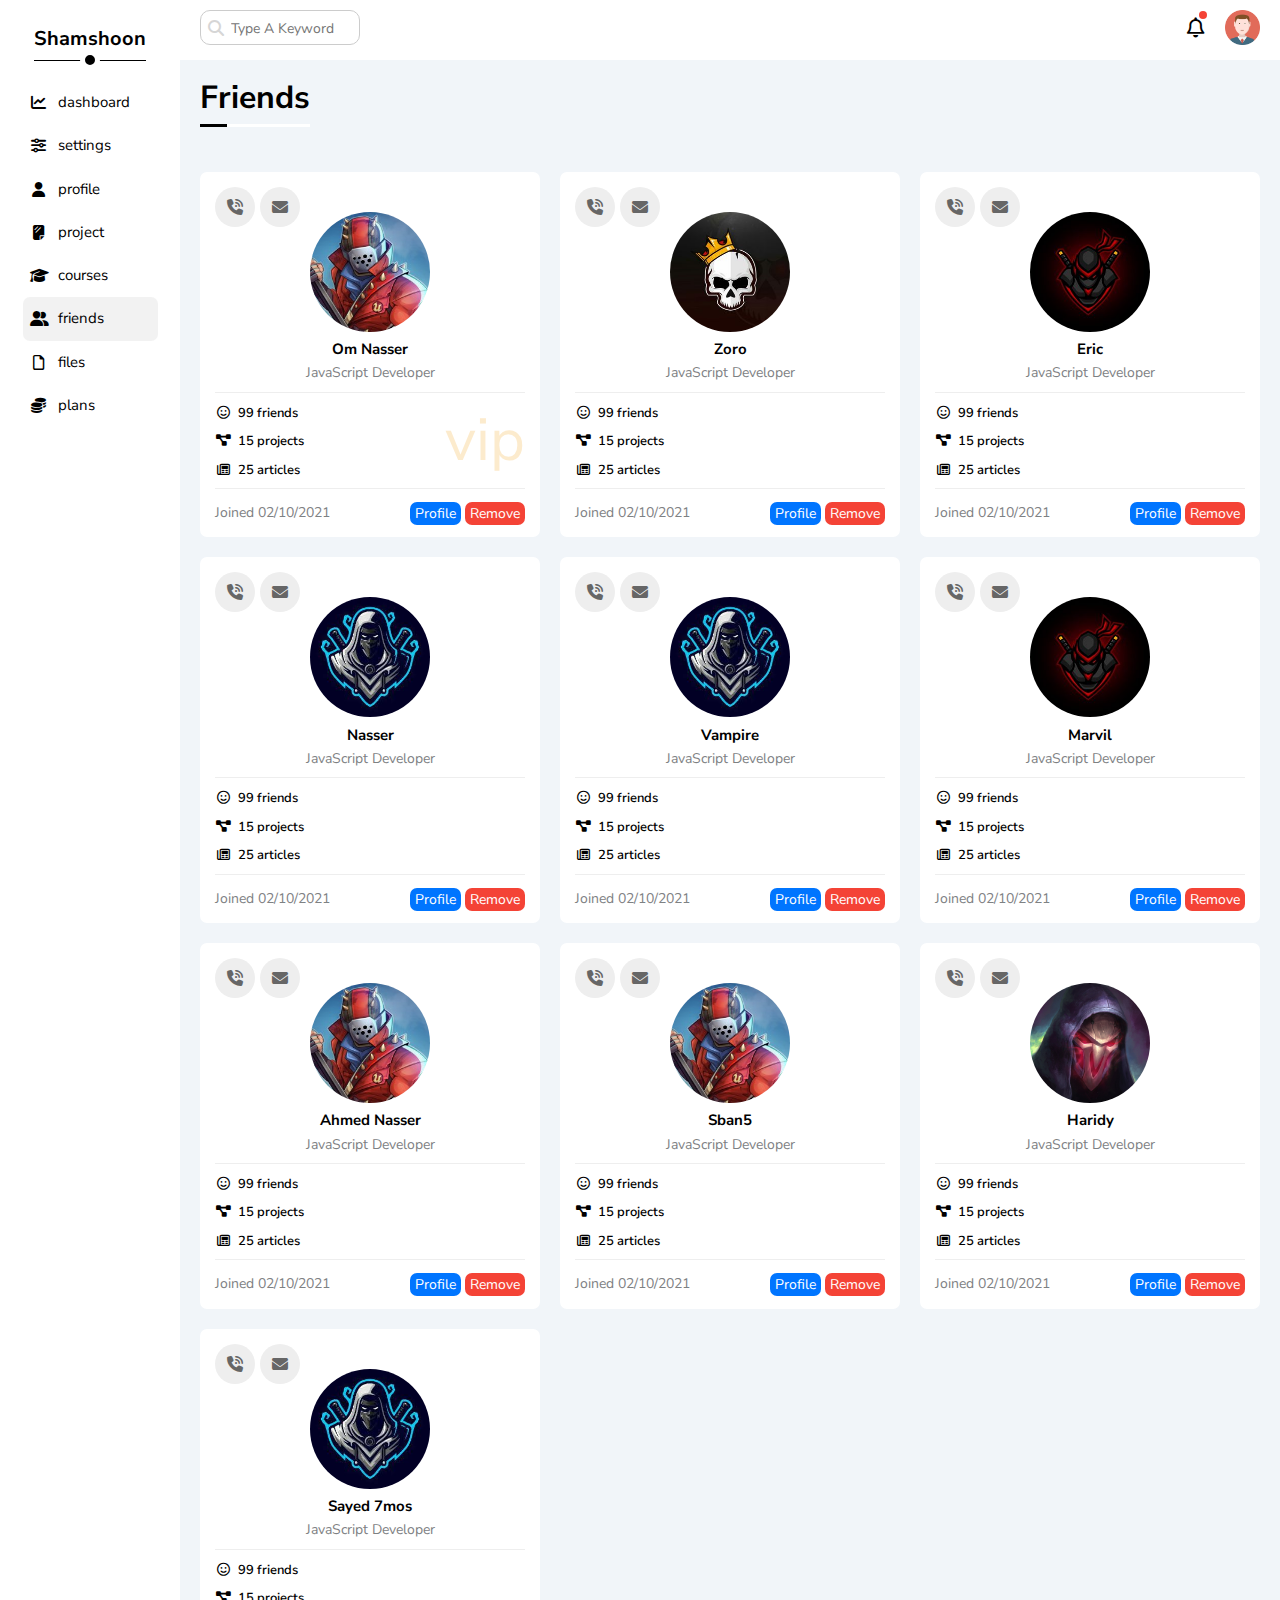
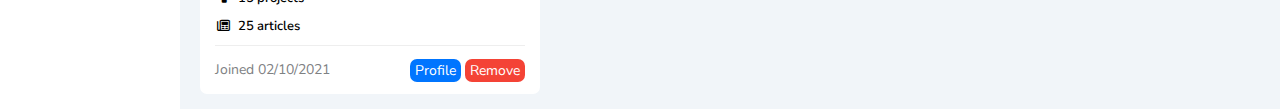
<file: friends.html>
<!DOCTYPE html>
<html lang="en">
<head>
    <meta charset="UTF-8">
    <meta http-equiv="X-UA-Compatible" content="IE=edge">
    <meta name="viewport" content="width=device-width, initial-scale=1.0">
    <link rel="stylesheet" href="./css/noraml.css">
    <link rel="stylesheet" href="./css/all.css">
    <link rel="stylesheet" href="./css/all.min.css">
    <link rel="stylesheet" href="./css/framwork.css">
    <link rel="stylesheet" href="./css/master.css">
    <link rel="preconnect" href="https://fonts.googleapis.com">
    <link rel="preconnect" href="https://fonts.gstatic.com" crossorigin>
    <link href="https://fonts.googleapis.com/css2?family=Cairo:wght@200;300;400;500;600;700;800;900&family=Nunito+Sans:ital,wght@0,200;0,300;0,400;0,600;0,700;0,800;0,900;1,200;1,300;1,400;1,600;1,700;1,800;1,900&display=swap" rel="stylesheet">
    <title>friends</title>
</head>
<body>
  <div class="page">
    <div class="header">
      <div class="container">
        <form action="">
         <input type="search" name="" id="" placeholder="type a keyword"> 
        </form>
        <div class="info">
          <i class="i-1 fa-regular fa-bell"></i>
          <i class="i-2 fa-solid fa-bell fa-shake" style="color: #ccc;"></i>
         <img src="./imgs/avatar.png" alt="">  
        </div>
     </div>
    </div>
    <div class="nav">
      <h1>shamshoon</h1>
      <ul>
        <li><a href="./index.html" ><i class="fa-solid fa-chart-line fa-fw"></i><span>dashboard</span> </a></li>
        <li><a href="./settings.html"  ><i class="fa-solid fa-sliders fa-fw"></i><span>settings</span> </a></li>
        <li><a href="./profile.html"><i class="fa-solid fa-user fa-fw"></i><span>profile</span></a></li>
        <li><a href="./projects.html" ><i class="fa-solid fa-sheet-plastic fa-fw"></i><span>project</span></a></li>
        <li><a href="./courses.html" ><i class="fa-solid fa-graduation-cap fa-fw"></i><span>courses</span></a></li>
        <li><a href="./friends.html" class="active"><i class="fa-solid fa-user-group fa-fw"></i><span>friends</span></a></li>
        <li><a href="./file.html"><i class="fa-regular fa-file fa-fw"></i><span>files</span></a></li>
        <li><a href="./plans.html"><i class="fa-solid fa-coins fa-fw"></i><span>plans</span></a></li>
      </ul>
    </div>
    <div class="dashboard">
      <div class="container">
        <h1 class="main-title">
            friends
        </h1>
        <div class="friends-holder">
            <div class="box back-w p-15 over-hid b-rad-7">
                <div class="friend-profile">
                    <img src="./imgs/friend-01.jpg" alt="-">
                    <p class="m-0">om nasser</p>
                    <span>JavaScript Developer</span>
                    <i class="fa-solid fa-phone-volume fa-fw"></i>
                    <i class="fa-solid fa-envelope fa-fw"></i>
                </div>
                <ul class="friend-info">
                    <li><i class="fa-regular fa-face-smile fa-fw"></i><span>99 friends</span></li>
                    <li><i class="fa-solid fa-diagram-project fa-fw"></i><span>15 projects</span></li>
                    <li><i class="fa-regular fa-newspaper fa-fw"></i><span>25 articles</span></li>
                </ul>
                <div class="footer">
                 <span>Joined 02/10/2021</span>
                 <div class="bottom">
                    <span>Profile</span>
                    <span>Remove</span>
                 </div>
                </div>
            </div>
            <div class="box back-w p-15 over-hid b-rad-7">
                <div class="friend-profile">
                    <img src="./imgs/friend-05.jpg" alt="-">
                    <p class="m-0">zoro</p>
                    <span>JavaScript Developer</span>
                    <i class="fa-solid fa-phone-volume fa-fw"></i>
                    <i class="fa-solid fa-envelope fa-fw"></i>
                </div>
                <ul class="friend-info">
                    <li><i class="fa-regular fa-face-smile fa-fw"></i><span>99 friends</span></li>
                    <li><i class="fa-solid fa-diagram-project fa-fw"></i><span>15 projects</span></li>
                    <li><i class="fa-regular fa-newspaper fa-fw"></i><span>25 articles</span></li>
                </ul>
                <div class="footer">
                 <span>Joined 02/10/2021</span>
                 <div class="bottom">
                    <span>Profile</span>
                    <span>Remove</span>
                 </div>
                </div>
            </div>
            <div class="box back-w p-15 over-hid b-rad-7">
                <div class="friend-profile">
                    <img src="./imgs/friend-04.jpg" alt="-">
                    <p class="m-0">eric</p>
                    <span>JavaScript Developer</span>
                    <i class="fa-solid fa-phone-volume fa-fw"></i>
                    <i class="fa-solid fa-envelope fa-fw"></i>
                </div>
                <ul class="friend-info">
                    <li><i class="fa-regular fa-face-smile fa-fw"></i><span>99 friends</span></li>
                    <li><i class="fa-solid fa-diagram-project fa-fw"></i><span>15 projects</span></li>
                    <li><i class="fa-regular fa-newspaper fa-fw"></i><span>25 articles</span></li>
                </ul>
                <div class="footer">
                 <span>Joined 02/10/2021</span>
                 <div class="bottom">
                    <span>Profile</span>
                    <span>Remove</span>
                 </div>
                </div>
            </div>
            <div class="box back-w p-15 over-hid b-rad-7">
                <div class="friend-profile">
                    <img src="./imgs/friend-02.jpg" alt="-">
                    <p class="m-0">Nasser</p>
                    <span>JavaScript Developer</span>
                    <i class="fa-solid fa-phone-volume fa-fw"></i>
                    <i class="fa-solid fa-envelope fa-fw"></i>
                </div>
                <ul class="friend-info">
                    <li><i class="fa-regular fa-face-smile fa-fw"></i><span>99 friends</span></li>
                    <li><i class="fa-solid fa-diagram-project fa-fw"></i><span>15 projects</span></li>
                    <li><i class="fa-regular fa-newspaper fa-fw"></i><span>25 articles</span></li>
                </ul>
                <div class="footer">
                 <span>Joined 02/10/2021</span>
                 <div class="bottom">
                    <span>Profile</span>
                    <span>Remove</span>
                 </div>
                </div>
            </div>
            <div class="box back-w p-15 over-hid b-rad-7">
                <div class="friend-profile">
                    <img src="./imgs/friend-02.jpg" alt="-">
                    <p class="m-0">vampire</p>
                    <span>JavaScript Developer</span>
                    <i class="fa-solid fa-phone-volume fa-fw"></i>
                    <i class="fa-solid fa-envelope fa-fw"></i>
                </div>
                <ul class="friend-info">
                    <li><i class="fa-regular fa-face-smile fa-fw"></i><span>99 friends</span></li>
                    <li><i class="fa-solid fa-diagram-project fa-fw"></i><span>15 projects</span></li>
                    <li><i class="fa-regular fa-newspaper fa-fw"></i><span>25 articles</span></li>
                </ul>
                <div class="footer">
                 <span>Joined 02/10/2021</span>
                 <div class="bottom">
                    <span>Profile</span>
                    <span>Remove</span>
                 </div>
                </div>
            </div>
            <div class="box back-w p-15 over-hid b-rad-7">
                <div class="friend-profile">
                    <img src="./imgs/friend-04.jpg" alt="-">
                    <p class="m-0">marvil</p>
                    <span>JavaScript Developer</span>
                    <i class="fa-solid fa-phone-volume fa-fw"></i>
                    <i class="fa-solid fa-envelope fa-fw"></i>
                </div>
                <ul class="friend-info">
                    <li><i class="fa-regular fa-face-smile fa-fw"></i><span>99 friends</span></li>
                    <li><i class="fa-solid fa-diagram-project fa-fw"></i><span>15 projects</span></li>
                    <li><i class="fa-regular fa-newspaper fa-fw"></i><span>25 articles</span></li>
                </ul>
                <div class="footer">
                 <span>Joined 02/10/2021</span>
                 <div class="bottom">
                    <span>Profile</span>
                    <span>Remove</span>
                 </div>
                </div>
            </div>
            <div class="box back-w p-15 over-hid b-rad-7">
                <div class="friend-profile">
                    <img src="./imgs/friend-01.jpg" alt="-">
                    <p class="m-0">Ahmed Nasser</p>
                    <span>JavaScript Developer</span>
                    <i class="fa-solid fa-phone-volume fa-fw"></i>
                    <i class="fa-solid fa-envelope fa-fw"></i>
                </div>
                <ul class="friend-info">
                    <li><i class="fa-regular fa-face-smile fa-fw"></i><span>99 friends</span></li>
                    <li><i class="fa-solid fa-diagram-project fa-fw"></i><span>15 projects</span></li>
                    <li><i class="fa-regular fa-newspaper fa-fw"></i><span>25 articles</span></li>
                </ul>
                <div class="footer">
                 <span>Joined 02/10/2021</span>
                 <div class="bottom">
                    <span>Profile</span>
                    <span>Remove</span>
                 </div>
                </div>
            </div>
            <div class="box back-w p-15 over-hid b-rad-7">
                <div class="friend-profile">
                    <img src="./imgs/friend-01.jpg" alt="-">
                    <p class="m-0">sban5</p>
                    <span>JavaScript Developer</span>
                    <i class="fa-solid fa-phone-volume fa-fw"></i>
                    <i class="fa-solid fa-envelope fa-fw"></i>
                </div>
                <ul class="friend-info">
                    <li><i class="fa-regular fa-face-smile fa-fw"></i><span>99 friends</span></li>
                    <li><i class="fa-solid fa-diagram-project fa-fw"></i><span>15 projects</span></li>
                    <li><i class="fa-regular fa-newspaper fa-fw"></i><span>25 articles</span></li>
                </ul>
                <div class="footer">
                 <span>Joined 02/10/2021</span>
                 <div class="bottom">
                    <span>Profile</span>
                    <span>Remove</span>
                 </div>
                </div>
            </div>
            <div class="box back-w p-15 over-hid b-rad-7">
                <div class="friend-profile">
                    <img src="./imgs/friend-03.jpg" alt="-">
                    <p class="m-0">haridy</p>
                    <span>JavaScript Developer</span>
                    <i class="fa-solid fa-phone-volume fa-fw"></i>
                    <i class="fa-solid fa-envelope fa-fw"></i>
                </div>
                <ul class="friend-info">
                    <li><i class="fa-regular fa-face-smile fa-fw"></i><span>99 friends</span></li>
                    <li><i class="fa-solid fa-diagram-project fa-fw"></i><span>15 projects</span></li>
                    <li><i class="fa-regular fa-newspaper fa-fw"></i><span>25 articles</span></li>
                </ul>
                <div class="footer">
                 <span>Joined 02/10/2021</span>
                 <div class="bottom">
                    <span>Profile</span>
                    <span>Remove</span>
                 </div>
                </div>
            </div>
            <div class="box back-w p-15 over-hid b-rad-7">
                <div class="friend-profile">
                    <img src="./imgs/friend-02.jpg" alt="-">
                    <p class="m-0">sayed 7mos</p>
                    <span>JavaScript Developer</span>
                    <i class="fa-solid fa-phone-volume fa-fw"></i>
                    <i class="fa-solid fa-envelope fa-fw"></i>
                </div>
                <ul class="friend-info">
                    <li><i class="fa-regular fa-face-smile fa-fw"></i><span>99 friends</span></li>
                    <li><i class="fa-solid fa-diagram-project fa-fw"></i><span>15 projects</span></li>
                    <li><i class="fa-regular fa-newspaper fa-fw"></i><span>25 articles</span></li>
                </ul>
                <div class="footer">
                 <span>Joined 02/10/2021</span>
                 <div class="bottom">
                    <span>Profile</span>
                    <span>Remove</span>
                 </div>
                </div>
            </div>
        </div>
      </div>
      </div>
    </div>
</body>
</html>
</file>
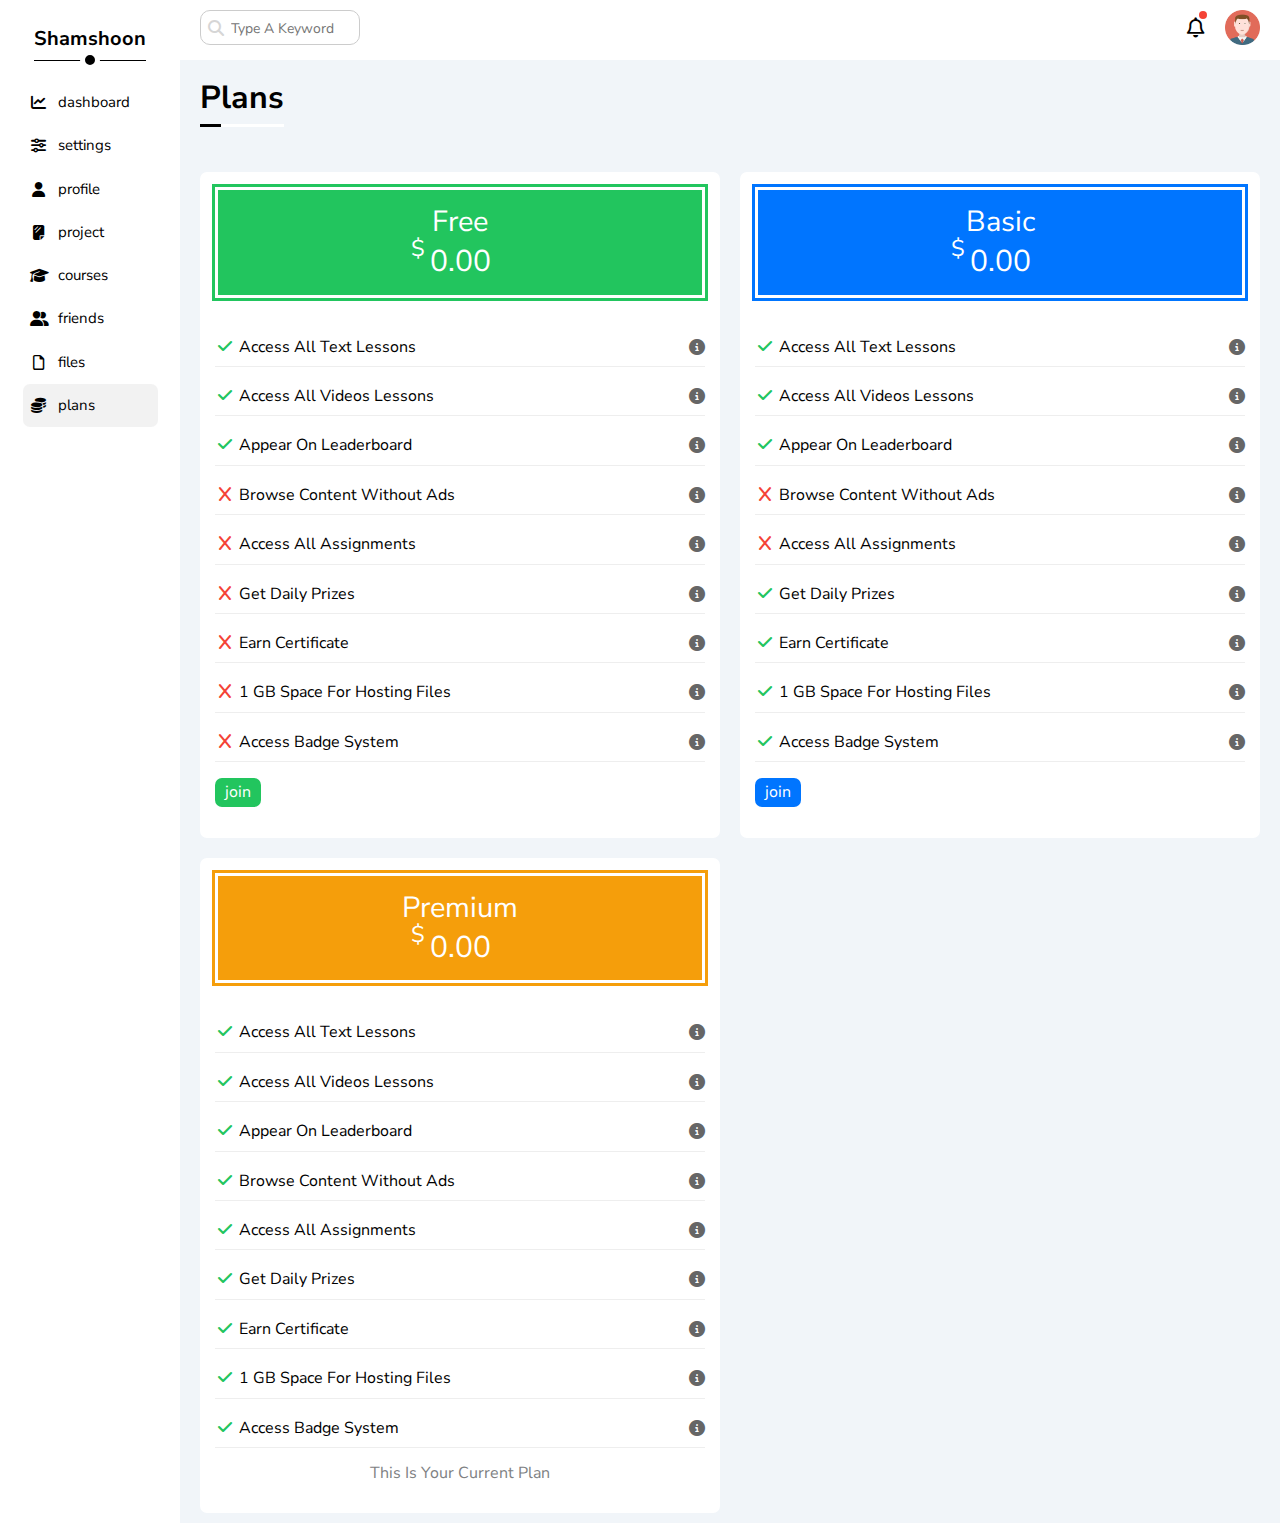
<file: plans.html>
<!DOCTYPE html>
<html lang="en">

<head>
    <meta charset="UTF-8">
    <meta http-equiv="X-UA-Compatible" content="IE=edge">
    <meta name="viewport" content="width=device-width, initial-scale=1.0">
    <link rel="stylesheet" href="./css/noraml.css">
    <link rel="stylesheet" href="./css/all.css">
    <link rel="stylesheet" href="./css/all.min.css">
    <link rel="stylesheet" href="./css/framwork.css">
    <link rel="stylesheet" href="./css/master.css">
    <link rel="preconnect" href="https://fonts.googleapis.com">
    <link rel="preconnect" href="https://fonts.gstatic.com" crossorigin>
    <link
        href="https://fonts.googleapis.com/css2?family=Cairo:wght@200;300;400;500;600;700;800;900&family=Nunito+Sans:ital,wght@0,200;0,300;0,400;0,600;0,700;0,800;0,900;1,200;1,300;1,400;1,600;1,700;1,800;1,900&display=swap"
        rel="stylesheet">
    <title>plans</title>
</head>

<body>
    <div class="page">
        <div class="header">
            <div class="container">
                <form action="">
                    <input type="search" name="" id="" placeholder="type a keyword">
                </form>
                <div class="info">
                    <i class="i-1 fa-regular fa-bell"></i>
                    <i class="i-2 fa-solid fa-bell fa-shake" style="color: #ccc;"></i>
                    <img src="./imgs/avatar.png" alt="">
                </div>
            </div>
        </div>
        <div class="nav">
            <h1>shamshoon</h1>
            <ul>
                <li><a href="./index.html"><i class="fa-solid fa-chart-line fa-fw"></i><span>dashboard</span> </a></li>
                <li><a href="./settings.html"><i class="fa-solid fa-sliders fa-fw"></i><span>settings</span> </a></li>
                <li><a href="./profile.html"><i class="fa-solid fa-user fa-fw"></i><span>profile</span></a></li>
                <li><a href="./projects.html"><i class="fa-solid fa-sheet-plastic fa-fw"></i><span>project</span></a>
                </li>
                <li><a href="./courses.html"><i class="fa-solid fa-graduation-cap fa-fw"></i><span>courses</span></a>
                </li>
                <li><a href="./friends.html"><i class="fa-solid fa-user-group fa-fw"></i><span>friends</span></a></li>
                <li><a href="./file.html" ><i class="fa-regular fa-file fa-fw"></i><span>files</span></a>
                </li>
                <li><a href="./plans.html" class="active"><i class="fa-solid fa-coins fa-fw"></i><span>plans</span></a></li>
            </ul>
        </div>
        <div class="dashboard">
            <div class="container">
                <h1 class="main-title">
                    plans
                </h1>
               <div class="plans-page">
                <div class="plan back-w p-15 over-hid b-rad-7">
                    <div class="header">
                        <p class="m-0">free</p>
                        <span>0.00</span>
                    </div>
                    <ul>
                        <li>
                            <i class="fa-solid fa-check fa-fw"></i>
                            Access All Text Lessons
                        </li>
                        <li>
                            <i class="fa-solid fa-check fa-fw"></i>
                            Access All Videos Lessons
                        </li>
                        <li>
                            <i class="fa-solid fa-check fa-fw"></i>
                            Appear On Leaderboard
                        </li>
                        <li>
                            <i class="fa-solid fa-x fa-fw"></i>
                            Browse Content Without Ads
                        </li>              
                        <li>
                            <i class="fa-solid fa-x fa-fw"></i>
                            Access All Assignments
                        </li>              
                        <li>
                            <i class="fa-solid fa-x fa-fw"></i>
                            Get Daily Prizes
                        </li>              
                        <li>
                            <i class="fa-solid fa-x fa-fw"></i>
                            Earn Certificate
                        </li>              
                        <li>
                            <i class="fa-solid fa-x fa-fw"></i>
                            1 GB Space For Hosting Files
                        </li>              
                        <li>
                            <i class="fa-solid fa-x fa-fw"></i>
                            Access Badge System
                        </li>              
                    </ul>
                    <p>join</p>
                </div>
                <div class="plan back-w p-15 over-hid b-rad-7">
                    <div class="header">
                        <p class="m-0">basic</p>
                        <span>0.00</span>
                    </div>
                    <ul>
                        <li>
                            <i class="fa-solid fa-check fa-fw"></i>
                            Access All Text Lessons
                        </li>
                        <li>
                            <i class="fa-solid fa-check fa-fw"></i>
                            Access All Videos Lessons
                        </li>
                        <li>
                            <i class="fa-solid fa-check fa-fw"></i>
                            Appear On Leaderboard
                        </li>
                        <li>
                            <i class="fa-solid fa-x fa-fw"></i>
                            Browse Content Without Ads
                        </li>
                        <li>
                            <i class="fa-solid fa-x fa-fw"></i>
                            Access All Assignments
                        </li>
                        <li>
                            <i class="fa-solid fa-check fa-fw"></i>
                            Get Daily Prizes
                        </li>
                        <li>
                            <i class="fa-solid fa-check  fa-fw"></i>
                            Earn Certificate
                        </li>
                        <li>
                            <i class="fa-solid fa-check fa-fw"></i>
                            1 GB Space For Hosting Files
                        </li>
                        <li>
                            <i class="fa-solid fa-check fa-fw"></i>
                            Access Badge System
                        </li>
                    </ul>
                    <p>join</p>
                </div>
                <div class="plan back-w p-15 over-hid b-rad-7">
                    <div class="header">
                        <p class="m-0">premium</p>
                        <span>0.00</span>
                    </div>
                    <ul>
                        <li>
                            <i class="fa-solid fa-check fa-fw"></i>
                            Access All Text Lessons
                        </li>
                        <li>
                            <i class="fa-solid fa-check fa-fw"></i>
                            Access All Videos Lessons
                        </li>
                        <li>
                            <i class="fa-solid fa-check fa-fw"></i>
                            Appear On Leaderboard
                        </li>
                        <li>
                            <i class="fa-solid fa-check fa-fw"></i>
                            Browse Content Without Ads
                        </li>
                        <li>
                            <i class="fa-solid fa-check  fa-fw"></i>
                            Access All Assignments
                        </li>
                        <li>
                            <i class="fa-solid fa-check fa-fw"></i>
                            Get Daily Prizes
                        </li>
                        <li>
                            <i class="fa-solid fa-check fa-fw"></i>
                            Earn Certificate
                        </li>
                        <li>
                            <i class="fa-solid fa-check fa-fw"></i>
                            1 GB Space For Hosting Files
                        </li>
                        <li>
                            <i class="fa-solid fa-check fa-fw"></i>
                            Access Badge System
                        </li>
                    </ul>
                    <p>This Is Your Current Plan</p>
                </div>
               </div>
            </div>
        </div>
    </div>
</body>

</html>
</file>
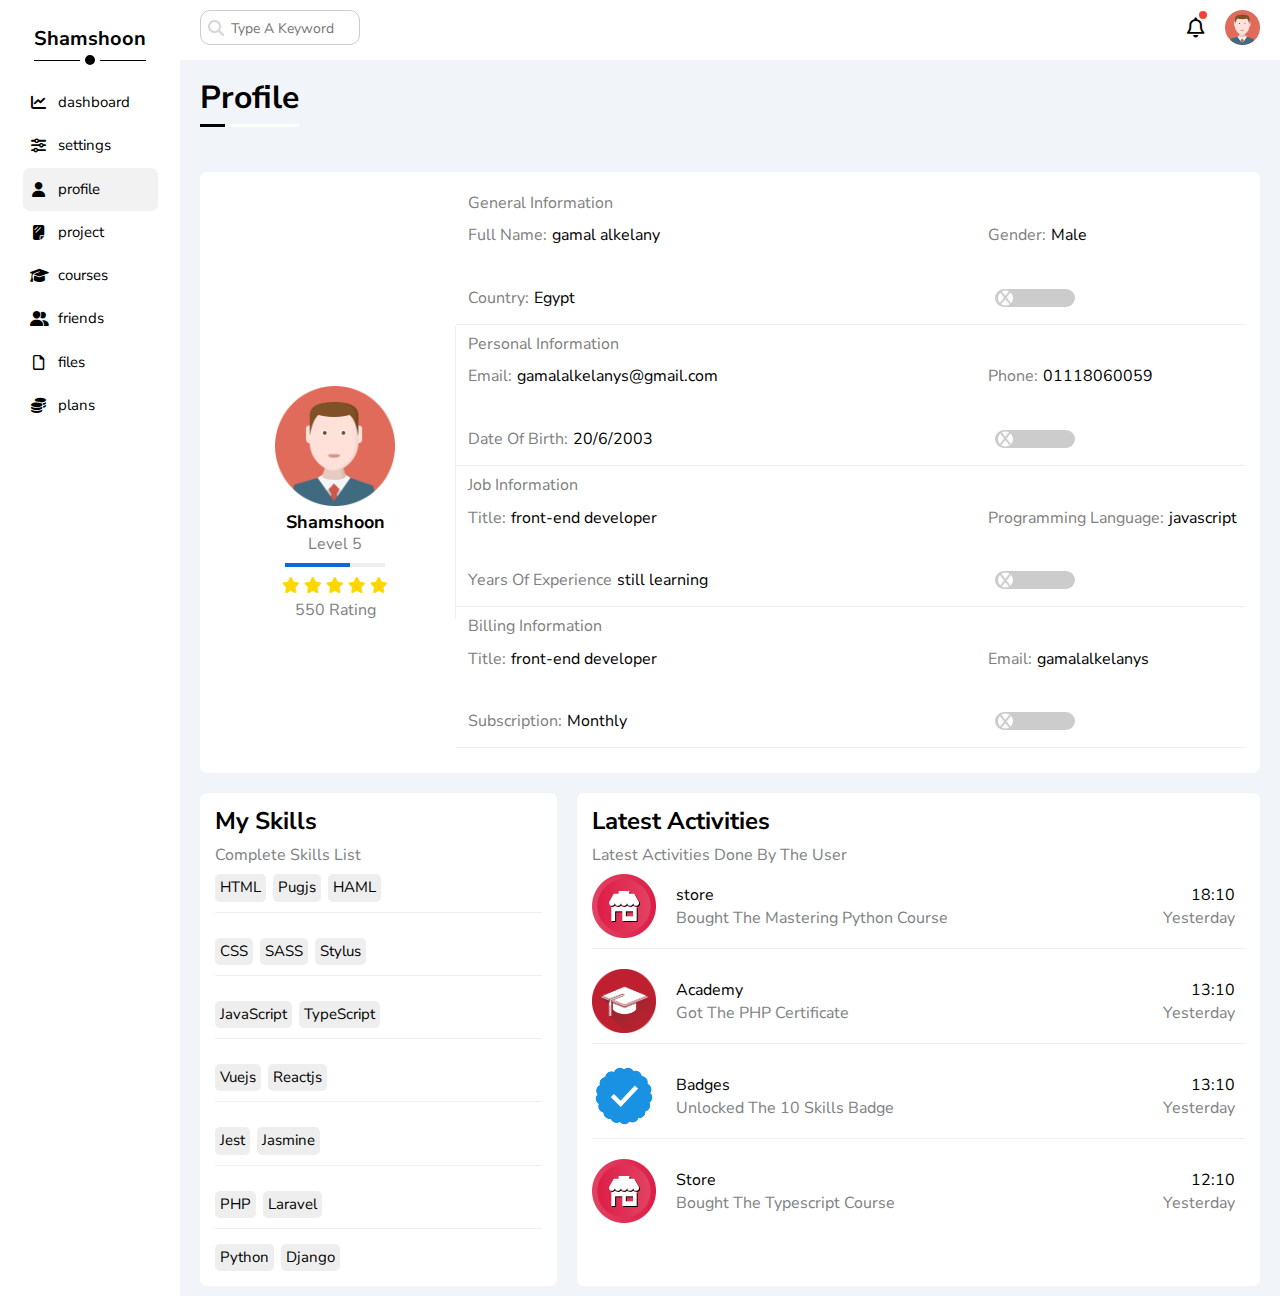
<file: profile.html>
<!DOCTYPE html>
<html lang="en">
<head>
    <meta charset="UTF-8">
    <meta http-equiv="X-UA-Compatible" content="IE=edge">
    <meta name="viewport" content="width=device-width, initial-scale=1.0">
    <link rel="stylesheet" href="./css/noraml.css">
    <link rel="stylesheet" href="./css/all.css">
    <link rel="stylesheet" href="./css/all.min.css">
    <link rel="stylesheet" href="./css/framwork.css">
    <link rel="stylesheet" href="./css/master.css">
    <link rel="preconnect" href="https://fonts.googleapis.com">
    <link rel="preconnect" href="https://fonts.gstatic.com" crossorigin>
    <link href="https://fonts.googleapis.com/css2?family=Cairo:wght@200;300;400;500;600;700;800;900&family=Nunito+Sans:ital,wght@0,200;0,300;0,400;0,600;0,700;0,800;0,900;1,200;1,300;1,400;1,600;1,700;1,800;1,900&display=swap" rel="stylesheet">
    <title>PROFILE</title>
</head>
<body>
  <div class="page">
    <div class="header">
      <div class="container">
        <form action="">
         <input type="search" name="" id="" placeholder="type a keyword"> 
        </form>
        <div class="info">
          <i class="i-1 fa-regular fa-bell"></i>
          <i class="i-2 fa-solid fa-bell fa-shake" style="color: #ccc;"></i>
         <img src="./imgs/avatar.png" alt="">  
        </div>
     </div>
    </div>
    <div class="nav">
      <h1>shamshoon</h1>
      <ul>
        <li><a href="./index.html" ><i class="fa-solid fa-chart-line fa-fw"></i><span>dashboard</span> </a></li>
        <li><a href="./settings.html"  ><i class="fa-solid fa-sliders fa-fw"></i><span>settings</span> </a></li>
        <li><a href="./profile.html" class="active"><i class="fa-solid fa-user fa-fw"></i><span>profile</span></a></li>
        <li><a href="./projects.html"><i class="fa-solid fa-sheet-plastic fa-fw"></i><span>project</span></a></li>
        <li><a href="./courses.html"><i class="fa-solid fa-graduation-cap fa-fw"></i><span>courses</span></a></li>
        <li><a href="./friends.html"><i class="fa-solid fa-user-group fa-fw"></i><span>friends</span></a></li>
        <li><a href="./file.html"><i class="fa-regular fa-file fa-fw"></i><span>files</span></a></li>
        <li><a href="./plans.html"><i class="fa-solid fa-coins fa-fw"></i><span>plans</span></a></li>
      </ul>
    </div>
    <div class="dashboard">
      <div class="container">
        <h1 class="main-title">
            profile
        </h1>
        <div class="holder-info back-w p-15 over-hid b-rad-7">
         <div class="profile">
           <img src="./imgs/avatar.png" alt="-">
           <p>shamshoon</p>
           <span>level 5</span>
           <div class="chart">
            <span style="width:65%;"></span>
           </div>
           <div class="stars">
             <i class="fa-solid fa-star"></i>
             <i class="fa-solid fa-star"></i>
             <i class="fa-solid fa-star"></i>
             <i class="fa-solid fa-star"></i>
             <i class="fa-solid fa-star"></i>
          </div>
          <span>550 rating</span>
        </div>
        <div class="box-info">
            <div class="part-1">
                <p class="title" >General Information</p>
                <div class="box">
                <p><span>Full Name:</span>gamal alkelany</p>
                <p><span>Gender:</span>Male</p>
                <p><span>Country:</span>Egypt</p>
                <label class="toggal-land">
                    <input type="checkbox" class="checkbox">
                    <div class="toggal"></div>
                </label>
               </div>
            </div>
            <div class="part-1">
                <p class="title" >Personal  Information</p>
                <div class="box">
                <p><span>Email:</span>gamalalkelanys@gmail.com</p>
                <p><span>Phone:</span>01118060059</p>
                <p><span>Date Of Birth:</span>20/6/2003</p>
                <label class="toggal-land">
                    <input type="checkbox" class="checkbox">
                    <div class="toggal"></div>
                </label>
               </div>
            </div>
            <div class="part-1">
                <p class="title" >Job Information</p>
                <div class="box">
                <p><span>Title:</span>front-end developer</p>
                <p><span>Programming Language:</span>javascript</p>
                <p><span>Years Of Experience</span>still learning</p>
                <label class="toggal-land">
                    <input type="checkbox" class="checkbox">
                    <div class="toggal"></div>
                </label>
               </div>
            </div>
            <div class="part-1">
                <p class="title" >Billing Information</p>
                <div class="box">
                <p><span>Title:</span>front-end developer</p>
                <p><span>Email:</span>gamalalkelanys</p>
                <p><span>Subscription:</span>Monthly</p>
                <label class="toggal-land">
                    <input type="checkbox" class="checkbox">
                    <div class="toggal"></div>
                </label>
               </div>
            </div>
        </div>
         </div>
         <div class="parofile-skills">
         <div class="widget-skills back-w p-15 over-hid b-rad-7">
            <h2 class="micro-title">My Skills</h2>
              <span>Complete Skills List</span>
              <div class="skills">
                <span>HTML</span>
                <span>Pugjs</span>
                <span>HAML</span>
              </div>
              <div class="skills">
                <span>CSS</span>
                <span>SASS</span>
                <span>Stylus</span>
              </div>
              <div class="skills">
                <span>JavaScript</span>
                <span>TypeScript</span>
              </div>
              <div class="skills">
                <span>Vuejs</span>
                <span>Reactjs</span>
              </div>
              <div class="skills">
                <span>Jest</span>
                <span>Jasmine</span>
              </div>
              <div class="skills">
                <span>PHP</span>
                <span>Laravel</span>
              </div>
              <div class="skills">
                <span>Python</span>
                <span>Django</span>
              </div>
         </div>
         <div class="widget-activities back-w p-15 over-hid b-rad-7">
            <h2 class="micro-title">Latest Activities</h2>
            <span>Latest Activities Done By The User</span>
            <div class="mr-active">
                <div class="activities-holder ">
                <img src="./imgs/activity-01.png" alt="-">
                <div class="activities-info">
                    <div class="text-box">
                        <p>store</p>
                        <span>Bought The Mastering Python Course</span>
                    </div>
                    <div class="time-box">
                        <p>18:10</p>
                        <span>Yesterday</span>
                    </div>
                </div>
                </div>
                <div class="activities-holder">
                    <img src="./imgs/activity-02.png" alt="-">
                    <div class="activities-info">
                        <div class="text-box">
                            <p>Academy</p>
                            <span>Got The PHP Certificate</span>
                        </div>
                        <div class="time-box">
                            <p>13:10</p>
                            <span>Yesterday</span>
                        </div>
                    </div>
                </div>
                <div class="activities-holder">
                        <img src="./imgs/activity-03.png" alt="-">
                        <div class="activities-info">
                            <div class="text-box">
                                <p>Badges</p>
                                <span>Unlocked The 10 Skills Badge</span>
                            </div>
                            <div class="time-box">
                                <p>13:10</p>
                                <span>Yesterday</span>
                            </div>
                        </div>
                </div>
                <div class="activities-holder">
                        <img src="./imgs/activity-01.png" alt="-">
                        <div class="activities-info">
                            <div class="text-box">
                                <p>Store</p>
                                <span>Bought The Typescript Course</span>
                            </div>
                            <div class="time-box">
                                <p>12:10</p>
                                <span>Yesterday</span>
                            </div>
                        </div>
                </div>
            </div>
         </div>
         </div>
        </div>
      </div>
    </div>
</body>
</html>
</file>
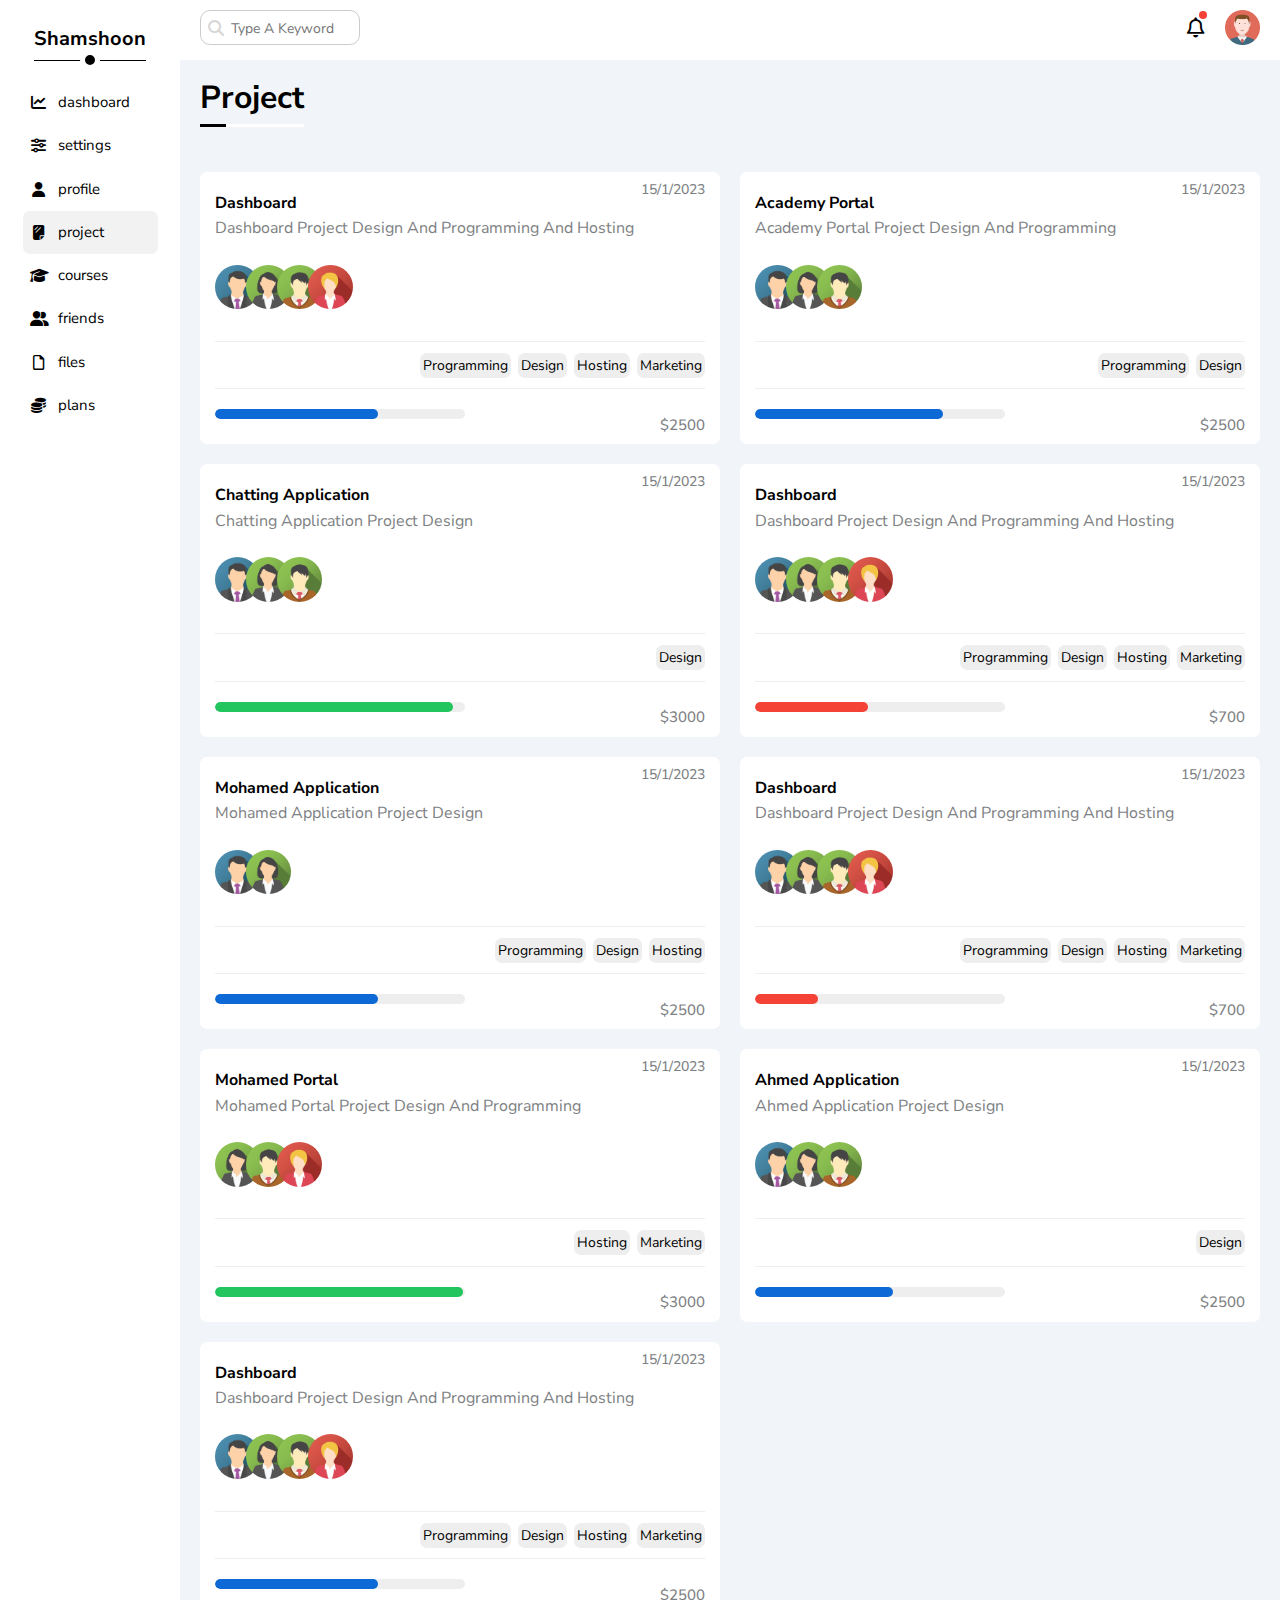
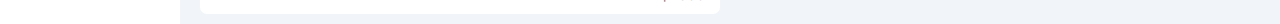
<file: projects.html>
<!DOCTYPE html>
<html lang="en">
<head>
    <meta charset="UTF-8">
    <meta http-equiv="X-UA-Compatible" content="IE=edge">
    <meta name="viewport" content="width=device-width, initial-scale=1.0">
    <link rel="stylesheet" href="./css/noraml.css">
    <link rel="stylesheet" href="./css/all.css">
    <link rel="stylesheet" href="./css/all.min.css">
    <link rel="stylesheet" href="./css/framwork.css">
    <link rel="stylesheet" href="./css/master.css">
    <link rel="preconnect" href="https://fonts.googleapis.com">
    <link rel="preconnect" href="https://fonts.gstatic.com" crossorigin>
    <link href="https://fonts.googleapis.com/css2?family=Cairo:wght@200;300;400;500;600;700;800;900&family=Nunito+Sans:ital,wght@0,200;0,300;0,400;0,600;0,700;0,800;0,900;1,200;1,300;1,400;1,600;1,700;1,800;1,900&display=swap" rel="stylesheet">
    <title>PROJECT</title>
</head>
<body>
  <div class="page">
    <div class="header">
      <div class="container">
        <form action="">
         <input type="search" name="" id="" placeholder="type a keyword"> 
        </form>
        <div class="info">
          <i class="i-1 fa-regular fa-bell"></i>
          <i class="i-2 fa-solid fa-bell fa-shake" style="color: #ccc;"></i>
         <img src="./imgs/avatar.png" alt="">  
        </div>
     </div>
    </div>
    <div class="nav">
      <h1>shamshoon</h1>
      <ul>
        <li><a href="./index.html" ><i class="fa-solid fa-chart-line fa-fw"></i><span>dashboard</span> </a></li>
        <li><a href="./settings.html"  ><i class="fa-solid fa-sliders fa-fw"></i><span>settings</span> </a></li>
        <li><a href="./profile.html"><i class="fa-solid fa-user fa-fw"></i><span>profile</span></a></li>
        <li><a href="./projects.html"  class="active"><i class="fa-solid fa-sheet-plastic fa-fw"></i><span>project</span></a></li>
        <li><a href="./courses.html"><i class="fa-solid fa-graduation-cap fa-fw"></i><span>courses</span></a></li>
        <li><a href="./friends.html"><i class="fa-solid fa-user-group fa-fw"></i><span>friends</span></a></li>
        <li><a href="./file.html"><i class="fa-regular fa-file fa-fw"></i><span>files</span></a></li>
        <li><a href="./plans.html"><i class="fa-solid fa-coins fa-fw"></i><span>plans</span></a></li>
      </ul>
    </div>
    <div class="dashboard">
      <div class="container">
        <h1 class="main-title">
            project
        </h1>
            <div class="prject-holder">
                <div class="box back-w p-15 over-hid b-rad-7">
                    <p>Dashboard</p>
                    <span>Dashboard Project Design And Programming And Hosting</span>
                    <div class="img-holder">
                        <img src="./imgs/team-01.png" alt="-">
                        <img src="./imgs/team-02.png" alt="-">
                        <img src="./imgs/team-03.png" alt="-">
                        <img src="./imgs/team-04.png" alt="-">
                    </div>
                    <div class="skills-holder">
                        <span>Programming</span>
                        <span>Design</span>
                        <span>Hosting</span>
                        <span>Marketing</span>
                    </div>
                    <div class="chart">
                      <span style="width:65%;"></span>
                     </div>
                </div>
                <div class="box back-w p-15 over-hid b-rad-7">
                  <p>Academy Portal</p>
                  <span>Academy Portal Project Design And Programming</span>
                  <div class="img-holder">
                      <img src="./imgs/team-01.png" alt="-">
                      <img src="./imgs/team-02.png" alt="-">
                      <img src="./imgs/team-03.png" alt="-">
                  </div>
                  <div class="skills-holder">
                      <span>Programming</span>
                      <span>Design</span>
                  </div>
                  <div class="chart">
                    <span style="width:75%;"></span>
                   </div>
                </div>
                <div class="box back-w p-15 over-hid b-rad-7">
                  <p>Chatting Application</p>
                  <span>Chatting Application Project Design</span>
                  <div class="img-holder">
                      <img src="./imgs/team-01.png" alt="-">
                      <img src="./imgs/team-02.png" alt="-">
                      <img src="./imgs/team-03.png" alt="-">
                  </div>
                  <div class="skills-holder">
                      <span>Design</span>
                  </div>
                  <div class="chart">
                    <span style="width:95%;"></span>
                   </div>
                </div>
                <div class="box back-w p-15 over-hid b-rad-7">
                  <p>Dashboard</p>
                  <span>Dashboard Project Design And Programming And Hosting</span>
                  <div class="img-holder">
                      <img src="./imgs/team-01.png" alt="-">
                      <img src="./imgs/team-02.png" alt="-">
                      <img src="./imgs/team-03.png" alt="-">
                      <img src="./imgs/team-04.png" alt="-">
                  </div>
                  <div class="skills-holder">
                      <span>Programming</span>
                      <span>Design</span>
                      <span>Hosting</span>
                      <span>Marketing</span>
                  </div>
                  <div class="chart">
                    <span style="width:45%;"></span>
                   </div>
                </div>
                <div class="box back-w p-15 over-hid b-rad-7">
                  <p>Mohamed Application</p>
                  <span>Mohamed Application Project Design</span>
                  <div class="img-holder">
                      <img src="./imgs/team-01.png" alt="-">
                      <img src="./imgs/team-02.png" alt="-">
                  </div>
                  <div class="skills-holder">
                      <span>Programming</span>
                      <span>Design</span>
                      <span>Hosting</span>
                  </div>
                  <div class="chart">
                    <span style="width:65%;"></span>
                   </div>
                </div>
                <div class="box back-w p-15 over-hid b-rad-7">
                <p>Dashboard</p>
                <span>Dashboard Project Design And Programming And Hosting</span>
                <div class="img-holder">
                    <img src="./imgs/team-01.png" alt="-">
                    <img src="./imgs/team-02.png" alt="-">
                    <img src="./imgs/team-03.png" alt="-">
                    <img src="./imgs/team-04.png" alt="-">
                </div>
                <div class="skills-holder">
                    <span>Programming</span>
                    <span>Design</span>
                    <span>Hosting</span>
                    <span>Marketing</span>
                </div>
                <div class="chart">
                  <span style="width:25%;"></span>
                 </div>
                </div>
                <div class="box back-w p-15 over-hid b-rad-7">
                <p>Mohamed Portal</p>
                <span>Mohamed Portal Project Design And Programming</span>
                <div class="img-holder">
                    <img src="./imgs/team-02.png" alt="-">
                    <img src="./imgs/team-03.png" alt="-">
                    <img src="./imgs/team-04.png" alt="-">
                </div>
                <div class="skills-holder">
                    <span>Hosting</span>
                    <span>Marketing</span>
                </div>
                <div class="chart">
                  <span style="width:99%;"></span>
                 </div>
                </div>
                <div class="box back-w p-15 over-hid b-rad-7">
                <p>Ahmed Application</p>
                <span>Ahmed Application Project Design</span>
                <div class="img-holder">
                    <img src="./imgs/team-01.png" alt="-">
                    <img src="./imgs/team-02.png" alt="-">
                    <img src="./imgs/team-03.png" alt="-">
                </div>
                <div class="skills-holder">
                    <span>Design</span>
                </div>
                <div class="chart">
                  <span style="width:55%;"></span>
                 </div>
                </div>
                <div class="box back-w p-15 over-hid b-rad-7">
                  <p>Dashboard</p>
                  <span>Dashboard Project Design And Programming And Hosting</span>
                  <div class="img-holder">
                      <img src="./imgs/team-01.png" alt="-">
                      <img src="./imgs/team-02.png" alt="-">
                      <img src="./imgs/team-03.png" alt="-">
                      <img src="./imgs/team-04.png" alt="-">
                  </div>
                  <div class="skills-holder">
                      <span>Programming</span>
                      <span>Design</span>
                      <span>Hosting</span>
                      <span>Marketing</span>
                  </div>
                  <div class="chart">
                    <span style="width:65%;"></span>
                   </div>
                </div>
            </div>
      </div>
      </div>
    </div>
</body>
</html>
</file>
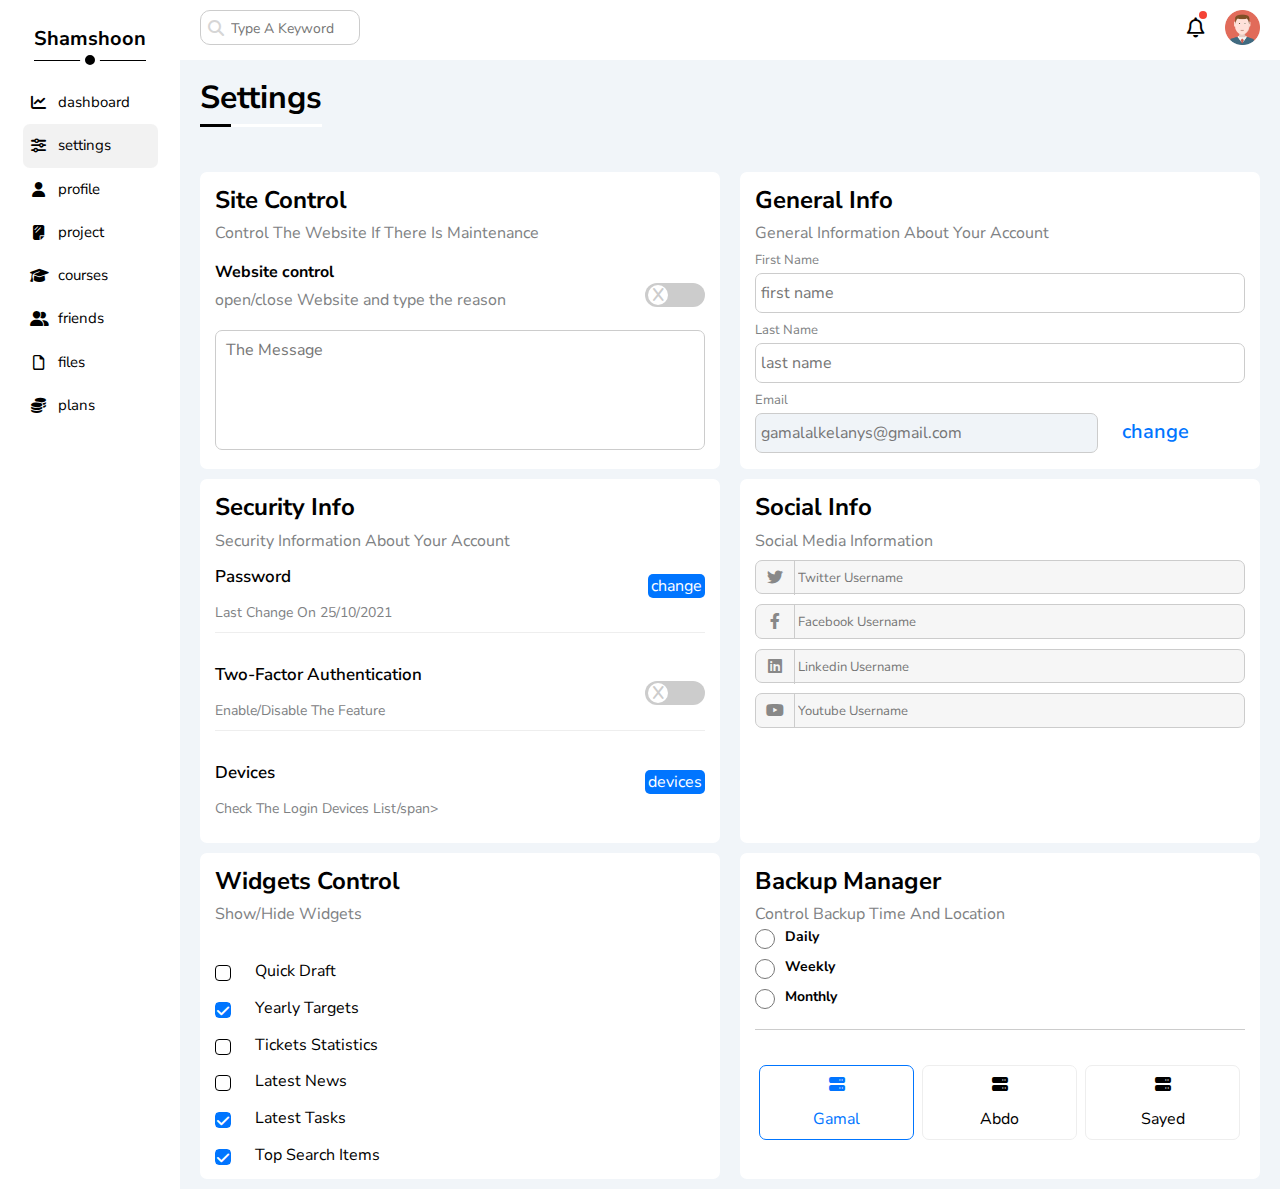
<file: settings.html>
<!DOCTYPE html>
<html lang="en">
<head>
    <meta charset="UTF-8">
    <meta http-equiv="X-UA-Compatible" content="IE=edge">
    <meta name="viewport" content="width=device-width, initial-scale=1.0">
    <link rel="stylesheet" href="./css/noraml.css">
    <link rel="stylesheet" href="./css/all.css">
    <link rel="stylesheet" href="./css/all.min.css">
    <link rel="stylesheet" href="./css/framwork.css">
    <link rel="stylesheet" href="./css/master.css">
    <link rel="preconnect" href="https://fonts.googleapis.com">
    <link rel="preconnect" href="https://fonts.gstatic.com" crossorigin>
    <link href="https://fonts.googleapis.com/css2?family=Cairo:wght@200;300;400;500;600;700;800;900&family=Nunito+Sans:ital,wght@0,200;0,300;0,400;0,600;0,700;0,800;0,900;1,200;1,300;1,400;1,600;1,700;1,800;1,900&display=swap" rel="stylesheet">
    <title>settings</title>
</head>
<body>
  <div class="page">
    <div class="header">
      <div class="container">
        <form action="">
         <input type="search" name="" id="" placeholder="type a keyword"> 
        </form>
        <div class="info">
          <i class="i-1 fa-regular fa-bell"></i>
          <i class="i-2 fa-solid fa-bell fa-shake" style="color: #ccc;"></i>
         <img src="./imgs/avatar.png" alt="">  
        </div>
     </div>
    </div>
    <div class="nav">
      <h1>shamshoon</h1>
      <ul>
        <li><a href="./index.html" ><i class="fa-solid fa-chart-line fa-fw"></i><span>dashboard</span> </a></li>
        <li><a href="./settings.html" class="active" ><i class="fa-solid fa-sliders fa-fw"></i><span>settings</span> </a></li>
        <li><a href="./profile.html"><i class="fa-solid fa-user fa-fw"></i><span>profile</span></a></li>
        <li><a href="./projects.html"><i class="fa-solid fa-sheet-plastic fa-fw"></i><span>project</span></a></li>
        <li><a href="./courses.html"><i class="fa-solid fa-graduation-cap fa-fw"></i><span>courses</span></a></li>
        <li><a href="./friends.html"><i class="fa-solid fa-user-group fa-fw"></i><span>friends</span></a></li>
        <li><a href="./file.html"><i class="fa-regular fa-file fa-fw"></i><span>files</span></a></li>
        <li><a href="./plans.html"><i class="fa-solid fa-coins fa-fw"></i><span>plans</span></a></li>
      </ul>
    </div>
    <div class="dashboard">
      <div class="container">
        <h1 class="main-title">
          settings
        </h1>
        <div class="dash-holder">
          <div class="site-widget back-w p-15 over-hid b-rad-7">
            <h2 class="micro-title">site control</h2>
            <span>Control The Website If There Is Maintenance</span>
            <div class="switch d-flex">
              <div>
              <p>Website control</p>
              <span>open/close Website and type the reason</span>
              </div>
              <label class="toggal-land">
                <input type="checkbox" class="checkbox">
                <div class="toggal"></div>
              </label> 
            </div>
            <textarea placeholder="the message" ></textarea>
          </div>
          <div class="genearl-widget back-w p-15 over-hid b-rad-7">
            <h2 class="micro-title">General Info</h2>
            <span>General Information About Your Account</span>
               <form action="">
                <label for="name">first name</label>
                <input type="text" name="" id="name" placeholder="first name">
                <label for="last-name">last name</label>
                <input type="text" name="" id="last-name" placeholder="last name" >
                <label for="email">email</label>
                <input type="email" name="" id="email" disabled placeholder="gamalalkelanys@gmail.com">
               <span> <a href="">change</a></span>  
               </form>
            </div>
            <div class="security-widget back-w p-15 over-hid b-rad-7">
              <h2 class="micro-title">Security Info</h2>
              <span>Security Information About Your Account</span>
              <div class="part">
                <div class="text-box">
                 <p>password</p>
                 <span>Last Change On 25/10/2021</span>
                </div>
                <a href="">change</a>
              </div>
              <div class="part">
                <div class="text-box">
                 <p>Two-Factor Authentication</p>
                 <span>Enable/Disable The Feature</span>
                </div>
                <label class="toggal-land">
                  <input type="checkbox" class="checkbox">
                  <div class="toggal"></div>
                </label> 
              </div>
              <div class="part">
                <div class="text-box">
                 <p>Devices</p>
                 <span>Check The Login Devices List/span>
                </div>
                <a href="">devices</a>
              </div>
              </div>
            <div class="social-widget back-w p-15 over-hid b-rad-7">
              <h2 class="micro-title">Social Info</h2>
              <span>Social Media Information</span>
              <form>
               <input type="text" placeholder="twitter username" >
               <i class="fa-brands fa-twitter fa-fw twitter"></i>
               <input type="text" placeholder="facebook username" >
               <i class="fa-brands fa-facebook-f fa-fw facebook "></i>
               <input type="text" placeholder="linkedin username" >
               <i class="fa-brands fa-linkedin fa-fw linkedin"></i>
               <input type="text" placeholder="youtube username" >
               <i class="fa-brands fa-youtube fa-fw youtube"></i>
              </form>
            </div>
            <div class="control-widget back-w p-15 over-hid b-rad-7 ">
              <h2 class="micro-title">Widgets Control</h2>
              <span>Show/Hide Widgets</span>
              <form>
                <input type="checkbox" id="checkbox">
                <label for="checkbox">Quick Draft</label>
                <input type="checkbox" checked id="number-2">
                <label for="number-2">Yearly Targets</label>
                <input type="checkbox" id="number-3">
                <label for="number-3">Tickets Statistics</label>
                <input type="checkbox"  id="number-4">
                <label for="number-4">Latest News</label>
                <input type="checkbox" checked id="number-5">
                <label for="number-5">Latest Tasks</label>
                <input type="checkbox" checked  id="number-">
                <label for="number-">Top Search Items</label>
              </form>
            </div>
            <div class="backup-widget back-w p-15 over-hid b-rad-7">
              <h2 class="micro-title">Backup Manager</h2>
              <span>Control Backup Time And Location</span>
              <form action="" class="first">
                <label for="daily">
                  <input type="radio" name="date" id="daily">
                  daily
                </label>
               
                <label for="weekly">
                  <input type="radio" name="date" id="weekly">
                  weekly
                </label>
               
                <label for="monthly">
                  <input type="radio" name="date" id="monthly">
                  monthly
                </label>
              </form>
              <form action="" class="second">
                <input type="radio" name="raido" id="first" checked>
                <label for="first">
                  <i class="fa-solid fa-server"></i>
                  <p>gamal</p>
                </label>
                <input type="radio" name="raido" id="second">
                <label for="second">
                  <i class="fa-solid fa-server"></i>
                  <p>abdo</p>
                </label>
                <input type="radio" name="raido" id="third">
                <label for="third">
                  <i class="fa-solid fa-server"></i>
                  <p>sayed</p>
                </label>
              </form>
            </div>
        </div>
        </div>
      </div>
    </div>
</body>
</html>
</file>
<file: css/framwork.css>
.d-flex{
    display: flex;
}
.f-bettween{
  justify-content: space-between;
}
.f-evenly{
    justify-content: space-evenly;
}
.t-c{
    text-align: center;
}
.back-w{
    background-color: white;
}
.b-rad-7{
    border-radius: 7px;
}
.over-hid{
    overflow: hidden;
}
.p-15{
    padding: 15px;
}
.m-0{
    margin: 0;
}
</file>
<file: css/master.css>
/*  start-global-ruls */

body {
    font-family: 'Nunito Sans', sans-serif;
    scroll-behavior: smooth;

}

*::-webkit-scrollbar {
    width: auto;
}

*::-webkit-scrollbar-track {
    background: var(--color-eee);
}

*::-webkit-scrollbar-thumb {
    background-color: var(--blue-color);


}


.container {
    padding: 10px 20px;
}

* {
    --main-transtion: .3s;
    --main-radus: 7px;
    --color-ccc: #ccc;
    --color-eee: #eee;
    --blue-color: #0075ff;
    --blue-alt-color: #0d69d5;
    --orange-color: #f59e0b;
    --green-color: #22c55e;
    --red-color: #f44336;
    --grey-color: #fff;
    --back-ground-color: #eeeeee;
    --text-color: rgb(126, 129, 131);
    box-sizing: border-box;
    scrollbar-color: var(--blue-color);
}

ul {
    list-style: none;
    padding: 0;
    margin: 0;
}

a {
    text-decoration: none;
}

.main-title {
    margin: 10px 0 55px 0;
    text-transform: capitalize;
    padding: 0;
    position: relative;
    width: fit-content;
}

.main-title::before {
    content: '';
    position: absolute;
    width: 100%;
    height: 3px;
    bottom: -10px;
    left: 0;
    background-image: linear-gradient(to right, black 25%, #fff 25%, #fff 100%);
}

.micro-title {
    width: fit-content;
    margin: 0 0 10px 0;
    text-transform: capitalize;
}

.micro-title+span {
    color: var(--text-color);
}

.link-holder {
    text-align: end;
    padding: 20px;
}

.dash-links {
    color: #fff;
    background-color: #0075ff;
    padding: 5px;
    border-radius: 7px;
    transition: box-shadow, padding var(--main-transtion);

}

.dash-links:hover {
    box-shadow: 1px 1px 12px #0075ff;
    padding: 7px;
}

/*  end-global-ruls */
.page {
    min-height: 100vh;
    display: grid;
    grid-template-columns: 180px 1fr;
    grid-template-rows: 60px 1fr;
}

/* start header */
.page .header {
    grid-column-start: 2;
    grid-row-start: 1;

}

.page .header .container {
    display: flex;
    justify-content: space-between;
    align-items: center;
}

.header .container input[type="search"] {
    width: 160px;
    padding-left: 30px;
    height: 35px;
    outline: none;
    border: 1px solid var(--color-ccc);
    border-radius: 10px;
    position: relative;
    z-index: 1;
    transition: var(--main-transtion);
}

.header .container input[type="search"]::placeholder {
    text-transform: capitalize;
    font-size: 14px;
    opacity: 1;
    transition: var(--main-transtion);
}

.header .container input[type="search"]:focus {
    width: 200px;
}

.header .container input[type="search"]:focus::placeholder {
    opacity: .3;
}

.header .container form {
    position: relative;
}

.header .container form::before {
    position: absolute;
    top: 50%;
    transform: translateY(-50%);
    color: #d6d6d6;
    font-size: 16px;
    left: 8px;
    font-family: "font awesome 5 free";
    content: "\f002";
    font-weight: 900;
    z-index: 2;
}

.header .container .info {
    display: flex;
    align-items: center;
    gap: 20px;
    position: relative;

}

.header .container .info img {
    width: 35px;

}

.header .container .info i {
    font-size: 20px;
    transition: var(--main-transtion);
}

.header .container .info .i-2 {
    display: none;
}

.header .container .info:hover .i-1,
.header .container .info:hover::before {
    display: none;
}

.header .container .info:hover .i-2 {
    display: block;
}

.header .container .info::before {
    content: "";
    background-color: #f44336;
    width: 8px;
    height: 8px;
    border-radius: 50%;
    position: absolute;
    top: 1px;
    left: 12px;
}

/* end header */
/* star nav */
.nav {
    grid-column-start: 1;
    grid-row-start: 1;
    text-align: center;
}

.nav h1 {
    position: relative;
    text-transform: capitalize;
    margin: 20px auto;
    padding-bottom: 10px;
    margin-top: 27px;
    font-size: 20px;
    border-bottom: 1px solid black;
    width: fit-content;
}

.nav h1::before {
    position: absolute;
    content: "";
    background-color: black;
    width: 10px;
    border: 5px solid white;
    height: 10px;
    border-radius: 50%;
    bottom: 0;
    left: 50%;
    transform: translate(-50%, 50%);

}

.nav ul li a {
    margin: 0 auto;
    display: flex;
    align-items: center;
    gap: 10px;
    width: 135px;
    padding: 13px 7px;
    color: black;
    border-radius: var(--main-radus);
    transition: var(--main-transtion);
}

.nav ul li a:hover {
    background-color: #cccccc40;
}

.active {
    background-color: #cccccc40;
}

.nav ul li a i {
    font-size: 15px;

}

.nav ul li a span {
    flex: 1;
    text-align: start;
    font-size: 15px;
}

/* end nav */
/* strat dashboard */
.dashboard {
    background-color: #f1f5f9;
    grid-row-start: 2;
    grid-column-start: 2;
}

.dash-holder {
    display: grid;
    grid-template-columns: repeat(auto-fill, minmax(500px, 1fr));
    column-gap: 20px;
    row-gap: 10px;
}

.p-info {
    background-color: #fff;
    border-radius: 7px;
    overflow: hidden;
}

.p-info .head-info {
    width: 100%;
    padding: 15px;
    background-color: var(--back-ground-color);
    position: relative;
}

.p-info img.pin {
    position: absolute;
    width: 40px;
    bottom: 0;
    left: 30px;
    transform: translateY(50%);
}

.p-info img:not(.pin) {
    width: 230px;
}

@media (max-width:690px) {
    .dash-holder {
        grid-template-columns: repeat(auto-fill, minmax(300px, 1fr));

    }
}

@media (max-width:540px) {
    .dash-holder {
        grid-template-columns: repeat(auto-fill, minmax(200px, 1fr));
    }

    .p-info img:not(.pin) {
        display: none;
    }

    .p-info img.pin {
        left: 50%;
        transform: translate(-50%, 50%);
    }

    .last-info {
        flex-direction: column;
    }

    .link-holder {
        text-align: center;

    }


}

.last-info {
    margin-top: 55px;
    align-items: center;
    padding: 5px 0;
    border-top: 1px solid var(--back-ground-color);
    border-bottom: 1px solid var(--back-ground-color);
}

.last-info p {
    margin: 10px 0;
    text-transform: capitalize;
    font-size: 17px;
    font-weight: 500;
}

.last-info p span {
    line-height: 2;
    color: var(--text-color);
    text-transform: lowercase;
    font-size: 14px;
    font-weight: normal;
}

/* start draft */
.draft {
    flex-direction: column;
    justify-content: space-between;
    overflow: visible;
}

.draft .link-holder {
    padding: 0;
}

.draft textarea {
    resize: none;
    outline: none;
    border: none;
    background-color: var(--color-eee);
    border-radius: 5px;
    padding: 10px;
    margin-bottom: 15px;
}

.draft .text-1 {
    height: 39px;
}

.draft textarea:not(.text-1) {
    height: 154px;
}

/* end draft */
/* star targets */
.targets .money {
    margin: 20px 0;
    gap: 15px;
}

.targets .money i {
    align-self: center;
    padding: 25px 15px;
    background-color: #cce3ff;
    color: var(--blue-color);
    flex: 1;
}

.targets .money .box {
    flex: 10;
}

.targets .money .box h3 {
    margin: 0 0 5px 0;
    font-weight: normal;
    color: var(--color-ccc);
}

.targets .money .box h3+span {
    font-weight: bold;

}

 .chart {
    margin-top: 10px;
    height: 4px;
    background-color: #eee;
    width: 100%;
    position: relative;
}

.targets .money .box .chart::after {
    content: "80%";
    position: absolute;
    top: -35px;
    border-radius: 5px;
    text-align: center;
    left: 80%;
    font-size: 12px;
    background-color: var(--blue-color);
    color: #fff;
    padding: 5px;
    transform: translateX(-50%);

}

.targets .money .box .chart::before {
    content: "";
    left: 80%;
    transform: translateX(-50%);
    top: -13px;
    position: absolute;
    border-color: var(--blue-color) transparent transparent transparent;
    border-width: 9px;
    border-style: solid;
}

 .chart span {
    display: block;
    background-color: #0d69d5;
    height: 100%;
}

.targets .money-2 i {
    color: #f59e0b;
    background-color: #fdecce;
}

.targets .money-2 .box .chart span {
    background-color: #f59e0b;
}

.targets .money-2 .box .chart::after {
    content: "55%";
    background-color: #f59e0b;
    left: 55%;
}

.targets .money-2 .box .chart::before {
    border-color: #f59e0b transparent transparent transparent;
    left: 55%;
}

.targets .money-3 i {
    color: var(--green-color);
    background-color: #d3f3df;
}

.targets .money-3 .box .chart span {
    background-color: var(--green-color);
}

.targets .money-3 .box .chart::after {
    content: "75%";
    background-color: var(--green-color);
    left: 75%;
}

.targets .money-3 .box .chart::before {
    border-color: var(--green-color) transparent transparent transparent;
    left: 75%;
}

/* end targets */
/* start tickets */
.tickets .holder {
    justify-content: space-between;
    flex-wrap: wrap;
    margin-top: 10px;
    gap: 20px;
}

.tickets .holder .box {
    text-align: center;
    width: calc(50% - 10px);
    border: 1px solid #ccc;
    padding: 17px;
    border-radius: 7px;
    line-height: .9;
}

.tickets .holder .box i {
    font-size: 25px;
}

.tickets .holder .box p {
    color: var(--text-color);
    margin: 0;
}

.tickets .holder .box h3 {
    margin: 15px 0;
    font-size: 24px;
}

.tickets .holder .box:nth-child(1) i {
    color: var(--orange-color);
}

.tickets .holder .box:nth-child(2) i {
    color: var(--blue-color);
}

.tickets .holder .box:nth-child(3) i {
    color: var(--green-color);
}

.tickets .holder .box:nth-child(4) i {
    color: var(--red-color);
}

@media (max-width:768px) {
    .tickets .holder {
        flex-direction: column;
        align-items: center;
    }

    .tickets .holder .box {
        width: 100%;
    }
}

/* end tickets */
/* start latest-tasks */
.latest-tasks .box {
    display: flex;
    justify-content: space-between;
    align-items: center;
    margin-bottom: 12px;
}

.latest-tasks .box h2 {
    font-size: 18px;
    font-weight: 600;
}

.latest-tasks .box h2,
.latest-tasks .box p {
    margin: 0;
}

.latest-tasks .box p {
    margin: 4px 0;
    color: var(--text-color);
    font-size: 16px;
}

.latest-tasks .box del {
    display: block;
    margin: 4px 0;
    font-size: 18px;
    opacity: .3;
}

.latest-tasks .box:nth-child(5) i {
    opacity: .3;
}

.latest-tasks .box:not(:last-child) {
    border-bottom: 1px solid var(--color-eee);
}

/* end latest-tasks */
/* start latest-news */

.latest-news .box {
    width: 100%;
    display: flex;
    gap: 20px;
    padding: 10px 0;

}

@media (max-width:768px) {
    .latest-news .box {
        flex-direction: column;
        text-align: center;
    }
}

.latest-news .box:not(:last-child) {
    border-bottom: 1px solid var(--color-eee);
}

.latest-news .box img {
    align-self: center;
    width: 50px;
}

.latest-news .box .text-box {
    flex: 10;
}

.latest-news .box .text-box p {
    color: var(--text-color);
    margin: 10px 0 0 0;
}

.latest-news .box .text-box h3 {
    margin: 0;
}

.latest-news .box img {
    width: 100px;
}

.latest-news .box span {
    align-self: center;
    width: 90px;
    text-align: center;
    border-radius: 5px;
    display: block;
    font-size: 14px;
    padding: 3px;
    background-color: #eee;
}

/* end latest-news */
/* srart top search */
.top-search .head {
    font-size: 18px;
    margin: 10px 0;
    text-transform: capitalize;
    display: flex;
    justify-content: space-between;
    color: var(--text-color);
}

.top-search .box {
    display: flex;
    justify-content: space-between;
    align-items: center;
    padding: 2px 0;
}

.top-search .box p {
    font-weight: 600;
    text-transform: capitalize;
}

.top-search .box span {
    background-color: var(--color-eee);
    padding: 5px;
    border-radius: 5px;
    font-size: 14px;
}

/* end top search */
/* start upload */
.latest-upload .box {
    width: 100%;
    display: flex;
    gap: 20px;
    padding: 6px 0;

}

@media (max-width:768px) {
    .latest-upload .box {
        flex-direction: column;
        text-align: center;
    }
}

.latest-upload .box:not(:last-child) {
    border-bottom: 1px solid var(--color-eee);
}

.latest-upload .box img {
    align-self: center;
    width: 50px;
}

.latest-upload .box .text-box {
    flex: 10;
}

.latest-upload .box .text-box p {
    color: var(--text-color);
    margin: 10px 0 0 0;
}

.latest-upload .box .text-box h3 {
    margin: 0;
}

.latest-upload .box span {
    align-self: center;
    width: 60px;
    text-align: center;
    border-radius: 5px;
    display: block;
    font-size: 14px;
    padding: 3px;
    background-color: #eee;
}

/* end upload */
/* start progress */
.progress {
    position: relative;
}

.progress img {
    position: absolute;
    bottom: 0;
    right: 0;
    width: 75px;
    opacity: .5;
}

.progress .holder {
    border-left: 2px solid var(--blue-color);
    padding: 0px 0 0px 20px;
    margin-left: 12px;
}

.progress .holder p {
    position: relative;
    padding: 2px;
}

.progress .holder p::before {
    content: '';
    position: absolute;
    background-color: white;
    width: 20px;
    border: 2px solid var(--blue-color);
    border-radius: 50%;
    left: -21px;
    transform: translate(-50%, -50%);
    height: 20px;
    top: 50%;
    z-index: 1;
}

.progress .holder p:not(:last-child)::after {
    content: '';
    z-index: 2;
    position: absolute;
    background-color: var(--blue-color);
    width: 17px;
    border: 2px solid var white;
    border-radius: 50%;
    left: -21px;
    transform: translate(-50%, -50%);
    height: 17px;
    top: 50%;
}

.progress .holder p:nth-child(4):after {
    opacity: 1;
    animation: flash 1.5s linear infinite;
}

@keyframes flash {
    0% {
        opacity: 1;
    }

    50% {
        opacity: 0;
    }

    100% {
        opacity: 1;
    }
}

/* end progress */
/* start reminders */
.reminders p {
    padding: 0px 15px;
    margin-left: 15px;
    border-left: 2px solid;
    position: relative;
    border-color: var(--red-color);
    font-weight: bold;

}

.reminders p::before {
    content: '';
    background-color: var(--red-color);
    width: 15px;
    height: 15px;
    position: absolute;
    top: calc(50% - 7.5px);
    border-radius: 50%;
    left: -22.5px;

}

.reminders p:first-of-type {
    border-color: var(--blue-color);
}

.reminders p:first-of-type::before {
    background-color: var(--blue-color)
}

.reminders p:nth-of-type(2) {
    border-color: var(--green-color);
}

.reminders p:nth-of-type(2)::before {
    background-color: var(--green-color);
}

.reminders p:nth-of-type(3) {
    border-color: var(--orange-color);
}

.reminders p:nth-of-type(3)::before {
    background-color: var(--orange-color);
}

.reminders p span {
    margin-top: 10px;
    display: block;
    font-weight: normal;
    color: var(--text-color);
}

/* end reminders */
.media .widge {
    display: flex;
    justify-content: space-between;
    align-items: center;
    background-color: #d2ecfc;
    border-radius: 30px;
    overflow: hidden;

}

.media .widge:not(:last-child) {
    margin-bottom: 15px;
}

.media .widge .icon {
    background-color: #1da1f2;
    width: fit-content;
    padding: 10px;
}

.media .widge .email {
    font-size: 18px;
    background-color: #1da1f2;
    width: fit-content;
    padding: 15px;
    text-transform: capitalize;
    color: white;
    font-weight: 600;
}

.media .widge .email a {
    text-decoration: none;
    color: white;
}

.media .widge .icon i {
    color: white;
}

.media .widge span {
    transition: all .3s;
    color: white;
    border-radius: 8px;
    padding: 5px;
}

.media .widge:hover span {
    background-color: #1da1f2;
}

/* start widge 2 */
.media .widge:nth-child(3) {
    background-color: #4267b24d;
}

.media .widge:nth-child(3) .icon {
    background-color: #4267B2;
}

.media .widge:nth-child(3) .email {
    font-size: 15px;
    background-color: #4267B2;
    width: fit-content;
    padding: 17px 6px;
}

.media .widge span {
    transition: all .3s;
    color: white;
    border-radius: 8px;
    padding: 5px;
}

.media .widge:nth-child(3):hover span {
    background-color: #4267B2;
}

/* end widge 2 */
/* start widge 3 */
.media .widge:nth-child(4) {
    background-color: #e1306c4d;
}

.media .widge:hover span {
    background-color: #1da1f2;
}

/* start widge 2 */
.media .widge:nth-child(4) .icon {
    background-color: #E1306C;
}

.media .widge:nth-child(4) .email {
    font-size: 14px;
    background-color: #E1306C;
    width: fit-content;
    padding: 17px 6px;
}

.media .widge span {
    transition: all .3s;
    color: white;
    border-radius: 8px;
    padding: 5px;
}

.media .widge:nth-child(5):hover span {
    background-color: #FF0000;
}

.media .widge:nth-child(5) {
    background-color: #ff00004d;
}

/* start widge 2 */
.media .widge:nth-child(5) .icon {
    background-color: #FF0000;
}

.media .widge:nth-child(5) .email {
    font-size: 16px;
    background-color: #FF0000;
    width: fit-content;
    padding: 17px 8px;
}

.media .widge span {
    transition: all .3s;
    color: white;
    border-radius: 8px;
    padding: 5px;
}

.media .widge:nth-child(4):hover span {
    background-color: #E1306C
}

@media (max-width:767px) {
    .media .widge {
        height: 40px;
    }
}

/* start social */
.social .avatar {
    align-items: center;
    gap: 20px;
}

.social .avatar img {
    width: 50px;
    height: 50px;
}

.social .info {
    display: block;
}

.social .info p {
    text-transform: capitalize;
    font-weight: 700;
    margin: 0px 0 4px 0;
}

.social .info span {
    color: var(--text-color);

}

.social>p {
    padding: 30px 0 60px 0;
    border-top: 1px solid var(--color-eee);
    border-bottom: 1px solid var(--color-eee);
}

.social>p span {
    display: block;
    padding: 10px;
    font-weight: 700;
    font-style: italic;
}

.post {
    display: flex;
    justify-content: space-between;
    align-items: center;
}

.post span {
    color: var(--text-color);
    font-weight: 600;
}

/* start table */
.container .projects {
    margin-top: 20px;
    max-width: calc(100vw - 240px);
}

@media (max-width:768px) {
    .container .projects {
        max-width: calc(100vw - 125px);
    }
}

.container .projects .holder {
    max-width: 100%;
    overflow-x: auto;
}

.container .projects table {
    width: 100%;
    min-width: 1000px;
    border-collapse: collapse;
}

.container .projects table thead {
    background-color: var(--color-eee);
    font-weight: 700;
}

.container .projects table tbody {
    font-weight: 600;
}

.container .projects table tr td {
    padding: 10px;
    border-top: 1px solid var(--color-eee);
    border-left: 1px solid var(--color-eee);
    transition: .3s;

}

.container .projects table tr td:last-child {
    border-right: 1px solid var(--color-eee);
}

.container .projects table tr:last-child {
    border-bottom: 1px solid var(--color-eee);
}

.container .projects tbody tr td:nth-child(5) img {
    width: 30px;
    border-radius: 50%;
}

.container .projects tbody tr td:nth-child(5) img:not(:first-child) {
    width: 30px;
    margin-left: -15px;
}

.container .projects tbody tr td span {
    padding: 5px;
    border-radius: 5px;
    color: white;
    font-size: small;
 
}

.container .projects tbody tr:first-child td span {
    background-color: var(--orange-color);
}

.container .projects tbody tr:last-child td span,
.container .projects tbody tr:nth-child(3) span {
    background-color: var(--green-color);
}

.container .projects tbody tr:nth-child(4) span {
    background-color: var(--red-color);
}

.container .projects tbody tr:nth-child(2) span {
    background-color: var(--blue-color);
}

.container .projects tbody tr:hover td {
    background-color: var(--color-eee);
}

/* end social */
/* end dashboard */
/* start--nav-media-screen */
@media (max-width:768px) {
    .nav h1 {
        font-size: 10px;
    }

    .nav ul li a span {
        display: none;
    }

    .nav ul li {
        width: 100%;
    }

    .nav ul li a {
        width: fit-content;
        border-radius: 7px;

    }

    .nav ul li a i {
        margin: 0 auto;

    }

    .page {

        grid-template-columns: 65px 1fr;
    }
}

/* end--nav-media-screen */
/* start settings */
.switch{
    flex-direction: row;
    align-items: center;
    width: 100%;
    margin-top: 20px;
    margin-bottom: 20px;
    justify-content: space-between;
}
.switch p{
    margin: 0 0 10px 0;
    padding: 0;
    font-weight: bold;
}
.switch span{
    color: var(--text-color);
}
 .toggal-land{
    width: fit-content;
    display: block;
}
 .toggal-land .checkbox{
    -webkit-appearance: none;
    appearance: none;
   
}
.toggal-land .toggal{
    width: 60px;
    height: 24px;
    border-radius: 18px;
    background-color: var(--color-ccc);
    position: relative;
    transition: .3s;
}
 .toggal-land .toggal::before{
    font-family: "font awesome 5 free";
    content: "\58";
    font-weight: 900;
    position: absolute;
    top: 50%;
    transform: translateY(-50%);
    background-color: white;
    width: 20px;
    display: flex;
    justify-content: center;
    align-items: center;
    border-radius: 10px;
    height: 20px;
    left: 3px;
    color: var(--color-ccc);
    font-size: 14px;
    transition: .3s;
}
.toggal-land  input:checked + .toggal {
 background-color: var(--blue-color);
}
.toggal-land  input:checked + .toggal::before{
 content: "\f00c";
 left: 38px;
 color: var(--blue-color);
}
.site-widget textarea{
    resize: none;
    width: 100%;
    height: 120px;
    border-radius: 7px;
    padding: 10px;
    border-color: var(--color-ccc);
    outline: none;
}
.site-widget textarea::placeholder{
    text-transform: capitalize;
}
.genearl-widget form input{
    padding: 5px;
    outline: none;
    border-width: 1px;
    border-style: solid;
    border-color: var(--color-ccc);
    height: 40px;
    border-radius: 7px;

}
.genearl-widget form input:not([type=email]){
    width: 100%;
}
.genearl-widget form label{
    display: block;
    color: var(--text-color);
    margin: 10px 0 5px 0;
    text-transform: capitalize;
    font-size: 13px ;
    
}
.genearl-widget form input[type=email]{
    width: 70%;
    cursor: no-drop;
    background-color: #f0f4f8;
    min-width: 220px;
}
.genearl-widget form  a{
    display: inline-block;
    padding: 0px 0 0 20px;
    font-size: 20px;
    font-weight: 600;
    color: var(--blue-color);
}
@media (max-width:414px) {
   .switch span{
    font-size: 15px;
   }
   .genearl-widget form input[type=email]{
    width: 100%;
   }
   .genearl-widget form span {
    margin-top: 10px ;
    display: block;
    text-align: center;
   }
}
.security-widget .part{
    display: flex;
    justify-content: space-between;
    flex-direction: row;
    align-items: center;
    margin-bottom: 0px;
    padding-bottom: 10px;
}
.security-widget .part:not(:last-child){
    border-bottom: 1px solid var(--color-eee);
    margin-bottom: 15px;
}
.security-widget .part a{
    background-color: var(--blue-color);
    padding: 3px;
    color: white;
    border-radius: 5px;
}
.security-widget .part .text-box p{
    font-size: 17px;
    text-transform:capitalize ;
    font-weight: 600;
}
.security-widget .part .text-box span{
    color: var(--text-color);
    font-size: 14px;
}
.social-widget form {
    position: relative;
}
.social-widget form input {
    display: block;
    width: 100%;
    margin: 10px 0;
    padding: 7px; 
    padding-left:42px;
    border: 1px solid var(--color-ccc);
    border-radius: 7px;
    outline: none;
    background-color: #f6f6f6;
 }
 .social-widget form input:focus + i.twitter{
   color: black;
 }
 .social-widget form input:focus + i.facebook{
   color: black;
 }
 .social-widget form input:focus + i.linkedin{
   color: black;
  }
  .social-widget form input:focus + i.youtube{
   color: black;
  }

 .social-widget form input::placeholder{
    text-transform: capitalize;
    font-size: 13px;
    color: #757575;
 }
 .social-widget form  i{
    color: #888888;
 }
 .social-widget form  .youtube {
    position: absolute;
    bottom: 0px;
    display: flex;
    justify-content: center;
    align-items: center;
    left: 0px;
    height: 34.39px;
    width: 40px;
    border-right: 1px solid var(--color-ccc);
 }
 .social-widget form  .linkedin {
    position: absolute;
    bottom: 44px;
    display: flex;
    justify-content: center;
    align-items: center;
    left: 0px;
    height: 34.39px;
    width: 40px;
    border-right: 1px solid var(--color-ccc);
 }
 .social-widget form  .facebook {
    position: absolute;
    bottom: 89px;
    display: flex;
    justify-content: center;
    align-items: center;
    left: 0px;
    height: 34.39px;
    width: 40px;
    border-right: 1px solid var(--color-ccc);
 }
 .social-widget form  .twitter {
    position: absolute;
    bottom: 133px;
    display: flex;
    justify-content: center;
    align-items: center;
    left: 0px;
    height: 34.39px;
    width: 40px;
    border-right: 1px solid var(--color-ccc);
 }
 .control-widget form{
    margin-top: 20px ;
 }
 .control-widget form label{
    padding-left: 40px;
    position: relative;
    cursor: pointer;
    display: block;
   
 }
 .control-widget form label::before{
   display: inline-block;
   content: "";
   left: 0;
   top: 3px;
   width: 14px;
   height: 14px;
   position: absolute;
   border: 1px solid black ;
   border-radius: 4px;
   overflow: hidden;
 }
 .control-widget form label:hover::before{
    border-color: var(--blue-color);
 }
 .control-widget form input{
    -webkit-appearance: none;
    appearance: none;
 }
 .control-widget form label::after{
    content: "\f00c";
    font-family: "font awesome 5 free";
    font-weight: 900;
    left: 1px;
    position: absolute;
    background-color: var(--blue-color);
    color: white;
    font-size: 14px;
    width: 14px;
    height: 14px;
    top: 4px;
    transition: .3s;
    transform: scale(0) rotate(-360deg) ;
    
  
 }
 .control-widget form input:checked + label::after{
    transform: scale(1);
 }
 .control-widget form input:checked + label::before{
    border-color: var(--blue-color);
 }
 .backup-widget .first{
    margin: 5px 0;
    margin-bottom: 20px;
 }
 .backup-widget .first label {
    display: flex;
    gap: 10px;
    margin-bottom: 10px;
    text-transform: capitalize;
    font-size: 14px;
    font-weight: 700;
 }
 .backup-widget .first label input{
    width: 20px;
    height: 20px;
}
.backup-widget .second input {
    -webkit-appearance: none;
    appearance: none;
}
.backup-widget .second{
    border-top: 1px solid var(--color-ccc);
    padding-top: 35px;
}
.backup-widget .second label{
    display: inline-block;
    text-align: center;
    text-transform: capitalize;
    width: calc(95% / 3);
    border-radius: 7px;
    padding: 10px 0;
    border: 1px solid var(--color-eee);
}
.backup-widget .second label p{
    margin-bottom: 0;
}
.backup-widget .second input:checked + label {
    border-color: var(--blue-color);
    color: var(--blue-color);
}
/* end settings */
/* start profile */
.holder-info {
    display: flex;
    flex-direction: row;
    align-items: center;
    
}
.holder-info .profile{
    padding: 60px;
    text-align: center;
    border-right: 1px solid var(--color-eee);
    padding-bottom: 0;

}
.holder-info .profile img{
    width: 120px;
}
.holder-info .profile p{
    font-weight: 700;
    text-transform: capitalize;
    font-size: 18px;
    margin: 2px 0;
}
.holder-info .profile span{
    color: var(--text-color);
    text-transform: capitalize;
    font-size: 16px;
}
.holder-info .profile .chart{
    width: 100px;
    margin: 10px auto;
}
.holder-info .profile .stars{
    margin: 5px 0;
}
.holder-info .profile .stars i{
    color: gold;
}

.holder-info .box-info .part-1 {
    margin-bottom: 10px;
    border-bottom: 1px solid var(--color-eee);
    padding-left: 5px;
}
.holder-info .box-info .part-1 .box {
   display: flex;
   justify-content: space-between;
   gap: 30px;
  flex-wrap: wrap;
  padding-bottom: 10px;
}
.holder-info .box-info .part-1 p.title{
   color: gray ;
   
}
.holder-info .box-info .part-1 p{
    width: 250px;
    margin: 7px;
}
.holder-info .box-info .part-1 p span{
  color: gray;
  margin-right: 5px;
}

.holder-info .box-info .part-1 .toggal{
    height: 18px;
    width: 80px;
}
.holder-info .box-info .part-1 .toggal::before{
    height: 15px;
    width: 15px;

}
.holder-info .box-info .part-1 input:checked + .toggal::before{
    left: 78%;
}
.holder-info .box-info .part-1 .toggal-land {
    display: flex;
    justify-content: start;
    align-items: center;
    width: 250px;
}
@media (max-width:1255px) {
    .holder-info .box-info .part-1 .box{
        gap: 0px;
    } 
    .holder-info .box-info .part-1 p{
        margin: 5px 0;
    } 
}
@media (max-width:650px){
    .holder-info{
        flex-direction: column;
    }
    .holder-info .profile{
        border: none;
    }
    .holder-info .box-info {
        flex-basis: 1;
    }
    .holder-info .box-info .part-1{
        text-align: center;
    }
    .holder-info .box-info .part-1  p{
        width: 100%;
        font-size: 15px;
    }
    .holder-info .box-info .part-1 .toggal-land {
        width: 100%;
        justify-content: center;
    }

}
.widget-skills .skills {
    display: flex;
    width: 100%;
    flex-wrap: wrap;
}
.widget-skills .skills:not(:last-of-type){
    margin-bottom: 15px;
    padding: 10px;
    padding-left: 0;
    border-bottom: 1px solid var(--color-eee);
}
.widget-skills .skills span{
    display: block;
    background-color: var(--color-eee);
    width: fit-content;
    margin-right: 7px;
    padding: 5px;
    font-size: 15px;
    border-radius: 5px;
}
.widget-activities .mr-active .activities-holder img{
    width: 64px;
}
.widget-activities .mr-active .activities-holder {
    display: flex;
    gap: 20px;
    align-items: center;
    margin-bottom: 10px;
    padding: 10px;
    padding-left: 0;   
}
.widget-activities .mr-active > .activities-holder:not(:last-of-type){
    border-bottom: 1px solid var(--color-eee);
}
.widget-activities .mr-active .activities-holder .activities-info{
    display: flex;
    justify-content: space-between;
    width: 100%;
}
.widget-activities .mr-active .activities-holder .activities-info p{
    margin: 0;
    margin-bottom: 5px;
}
.widget-activities .mr-active .activities-info .time-box {
    text-align: end;
}
.widget-activities .mr-active .activities-info  span{
    color: var(--text-color);
}
.parofile-skills{
    margin-top: 20px;
    display: flex;
    gap: 20px;
}
.parofile-skills .widget-activities{
    flex: 4;
} 
.parofile-skills .widget-skills{
    flex: 2;
} 
@media (max-width:768px) {
    .parofile-skills{
        flex-direction: column;
    }
  
}
@media (max-width:490px) {
    .widget-skills .skills{
        justify-content: center;
    }
    .widget-activities .mr-active .activities-holder {
        flex-direction: column;
    }
    .widget-activities .mr-active .activities-holder .activities-info{
        flex-direction: column;
        align-items: center;
    }
    .widget-activities .mr-active .activities-holder .activities-info div{
        text-align: center;
        line-height: 1.4;
    }
}
/* end profile */
/* prject-holder */
.prject-holder {
   display: grid;
   grid-template-columns: repeat(auto-fill , minmax(500px, 1fr));
   gap: 20px;
}
.prject-holder .box{
    position: relative;
}
.prject-holder .box::after{
    content: "$2500";
    position: absolute;
    bottom: 10px;
    right: 15px;
    font-size: 15px;
    font-weight: 500;
    color: var(--text-color);
}
.prject-holder .box::before{
    content: "15/1/2023";
    position: absolute;
    top: 10px;
    right: 15px;
    font-size: 14px;
    font-weight: 500;
    color: var(--text-color);
}
.prject-holder p{
    font-weight: 700;
    margin: 7px 0;
}
.prject-holder .box > span{
    color: var(--text-color);
}
.prject-holder .img-holder {
    margin: 20px 0;
    padding: 7px 0;
}
.prject-holder .img-holder img{
    width: 45px;
    border-radius: 50%;
}
.prject-holder .img-holder img:hover{
    position: relative;
    border: 1px solid white;
}
.prject-holder .img-holder img:not(:first-child){
    margin-left: -18px;
}
.prject-holder .skills-holder{
    margin: 7px 0;
    padding: 14px 0;
    text-align: end;
    border-top: 1px solid var(--color-eee);
    border-bottom: 1px solid var(--color-eee);
}
.prject-holder .skills-holder span{
    padding: 3px;
    margin-left: 3px;
    background-color: var(--color-eee);
    border-radius: 7px;
    font-size: 14px;
}
.prject-holder .chart{
    max-width: 250px;
    height: 10px;
    border-radius: 7px;
    overflow: hidden;
    margin: 20px 0 10px 0;
}
.prject-holder .chart span{
   border-radius: 7px;
}
.prject-holder .box:nth-child(4) .chart span,
.prject-holder .box:nth-child(6) .chart span{
    background-color: var(--red-color);
}
.prject-holder .box:nth-child(3) .chart span,
.prject-holder .box:nth-child(7) .chart span{
    background-color: var(--green-color);
}
.prject-holder .box:nth-child(3)::after,
.prject-holder .box:nth-child(7)::after{
    content: "$3000";
}
.prject-holder .box:nth-child(4)::after,
.prject-holder .box:nth-child(6)::after{
    content: "$700";
}
@media (max-width:768px)  {
    .prject-holder {
        display: grid;
        grid-template-columns: repeat(auto-fill , minmax(300px, 1fr));
        gap: 20px;
     }
}
@media (max-width:500px)  {
    .prject-holder  .skills-holder {
       display: flex;
       gap: 10px;
       flex-direction: column;
       align-items: start;
     }
    .prject-holder  .chart {
        margin-left: auto;
        margin-right: auto;
        height: 8px;
    }
    .prject-holder .box::after{
        right: 0;
        left: 50%;
        transform: translateX(-50%);
        text-align: center;
        bottom: 1px;
        font-size: 14px;
    }
    .prject-holder p{
      font-size: 16px;
    }
    .prject-holder .box > span{
      font-size: 14px;
    }
}
/* end prject-holder */
/* start courses-holder */
.courses-holder {
    display: grid;
    grid-template-columns: repeat(auto-fill , minmax(284px , 1fr));
    gap: 20px;
    margin-bottom: 5px;
}
.courses-holder .box {
    overflow: hidden;
}
.courses-holder .box .img-holder{
    position: relative;
}
.courses-holder .box .img-holder img:nth-child(1){
    width: 100%;
}
.courses-holder .box .img-holder img:nth-child(2){
    width: 60px;
    position: absolute;
    top: 15px;
    left: 15px;
    border-radius: 50%;
    border: 2px solid white;
}
.courses-holder .box p {
    padding-left: 19px;
    font-weight: bold;
    margin: 7px 0;
}
.courses-holder .box > span{
    padding-left: 19px;
    display: block;
    margin:  7px 0;
    margin-bottom: 0;
    font-weight: 500;
    line-height: 1.3;
    font-size: 14px;
    color: var(--text-color);
    padding-bottom: 20px;
    border-bottom: 1px var(--color-eee) solid;
}
.courses-holder .box .footer {
    display: flex;
    align-items: center;
    justify-content: space-between;
    position: relative;
}
.courses-holder .box .footer  span{
    color: var(--text-color);
    display: flex;
    align-items: center;
    font-size:13px;
}
.courses-holder .box .footer  span:last-child i{
   margin-right: -3px;
}
.courses-holder .box .footer  span i{
    font-size: .9rem;
}
.courses-holder .box .footer::before{
    content: "Course Info";
    position: absolute;
    left: 50%;
    padding: 7px 10px;
    background-color: var(--blue-color);
    color: white;
    border-radius: 7px;
    top: 0;
    transform: translate(-50% , -50%);
    font-size: 13px;

}
@media (max-width:768px) {
    .courses-holder .box .img-holder img:nth-child(2){
        width: 50px;
    }
    .courses-holder .box p {
        font-size: 15px;
    }
    .courses-holder .box > span{
        font-size: 13px;
    }
    .courses-holder {
        
        grid-template-columns: repeat(auto-fill , minmax(200px , 1fr));
        
    }
}
/* end courses-holder */
/* start friends-holder */
.friends-holder{
    display: grid;
    grid-template-columns: repeat(auto-fill , minmax(284px , 1fr));
    gap: 20px;
    margin-bottom: 5px;
}
.friends-holder .box .friend-profile {
    text-align: center;
    position: relative;
    padding-bottom: 10px;
    border-bottom: 1px solid var(--color-eee);
}
.friends-holder .box .friend-profile img{
    width: 120px;
    border-radius: 50%;
    margin-top: 25px;
}
.friends-holder .box .friend-profile p{
    font-size: 15px;
    font-weight: 700;
    margin: 5px 0;
    text-transform: capitalize;
}
.friends-holder .box .friend-profile > span{
    font-size: 14px;
    color: var(--text-color);
}
.friends-holder .box .friend-profile > i {
    position: absolute;
    padding: 20px;
    display: flex;
    justify-content: center;
    align-items: center;
    background-color: var(--color-eee);
    border-radius: 50%;
    height: 40px;
    color: #666;
    transition: var(--main-transtion);
    cursor: pointer;
}
.friends-holder .box .friend-profile > i:hover{
    background-color: var(--blue-color);
    color: white;
}
.friends-holder .box .friend-profile > i:first-of-type{
    top: 0;
    left: 0;
}
.friends-holder .box .friend-profile > i:last-of-type{
    top: 0;
    left: 45px;
}
.friends-holder .box .friend-info{
    padding-top: 10px;
    position: relative;
    border-bottom: 1px solid var(--color-eee);
}
.friends-holder .box .friend-info li{
    margin-bottom: 10px;
}
.friends-holder .box .friend-info li span{
    margin-left: 7px;
    font-size: 13px;
    font-weight: 600;
}
.friends-holder .box .friend-info li i{
    font-size: 13px;
}
.friends-holder .box:first-child .friend-info::after{
    content: "vip";
    position: absolute;
    top: 50%;
    transform: translateY(-50%);
    font-size: 60px;
    opacity: .2;
    color:var(--orange-color);
    right: 0;
}
.friends-holder .box .footer{
    display: flex;
    justify-content: space-between;
    align-items: center;
    padding: 15px 0 0 0;
}
.friends-holder .box .footer > span{
    color: var(--text-color);
    font-size: 14px;
}
.friends-holder .box .footer .bottom span{
    padding: 2px 5px;
    border-radius: 7px;
    font-size: 14px;
    color: white;
    cursor: pointer;
    background-color: var(--blue-color);
}
.friends-holder .box .footer .bottom span:last-child{
    background-color: var(--red-color);
}
/* end friends-holder */
/* star files-page */
.files-page{
    display: flex;
    gap: 20px;
}
.files-page .files-holder{
   flex: 1;
   display: grid;
   grid-template-columns: repeat(auto-fill , minmax(200px , 1fr));
   gap: 20px;
   margin-bottom: 5px;
   
}
.files-page .files-holder .box {
    text-align: center;
    position: relative;
}
.files-page .files-holder .box img {
    width: 64px;
    margin-top: 20px;
    transition: var(--main-transtion);
}
.files-page .files-holder .box:hover img{
    transform: rotate(5deg);
}
.files-page .files-holder .box p {
    margin: 5px 0;
    font-weight: 600;
}
.files-page .files-holder .box > span {
    text-align: start;
    color: var(--text-color);
    display: block;
     margin: 15px 0;
     font-size: 13px;
}
.files-page .files-holder .box i{
    position: absolute;
    top: 15px;
    left: 15px;
    font-size: 15px;
    color: #666;
}
.files-page .files-holder .box .footer{
    margin-top: 15px;
    border-top: 1px solid var(--color-eee);
    display: flex;
    align-items: center;
    justify-content: space-between;
    padding-top: 15px;
    color: var(--text-color);
    font-size: 12px;
}
.files-page .files-status{
    min-width: 270px;
    align-self: start;
 }
 .files-page .files-status .box{
    display: flex;
    justify-content: space-between;
    align-items: center;
    gap: 10px;
    border: 1px solid var(--color-ccc);
    padding: 5px;
    margin-bottom: 10px ;
 }
 .files-page .files-status .box i{
    width:45px;
    height: 45px;
    display: flex;
    justify-content: center;
    align-items: center;
    color: var(--blue-color);
    background-color: #0075ff2e;
    
 }
  .files-page .files-status .box:nth-child(3) i{
    background-color:#22c55e30;
    color: var(--green-color);
  }
  .files-page .files-status .box:nth-child(4) i {
    background-color: #f4433633;
    color: var(--red-color);
  }
  .files-page .files-status .box:nth-child(5) i {
    background-color: #f59e0b36;
    color: var(--orange-color);
  }
 .files-page .files-status .box .info{
    flex: 1;
    padding: 5px;
 }
 .files-page .files-status .box p{
    font-size: 13px;
    font-weight: 600;
 }
 .files-page .files-status .box p:nth-child(2){
    text-align: end;
    color: var(--text-color);
 }
  .files-page .files-status > p{
    width: fit-content;
    margin: 5px auto 0;
    background-color: var(--blue-color);
    color: white;
    text-align: end;
    padding: 10px 15px 10px 40px;
    border-radius: 7px;
    position: relative;
    transition: .3s;
    cursor: pointer;
  }
  .files-page .files-status > p:hover{
    background-color: var(--blue-alt-color);
  }
  .files-page .files-status > p:hover::before{
    animation: up-down .8s forwards linear infinite;
  }
  .files-page .files-status > p::before{
    font-family: "font awesome 5 free";
    content: "\f102";
    position: absolute;
    left: 15px;
    color: white;
    font-weight: 900;
    font-size: 14px;
    top: 50%;
    transform: translateY(-50%);
    transition: 1s;
  }
  @keyframes up-down{
    50%{
        transform: translateY(-80%);
    }
    55% {
        transform: translateY(-80%);
    }
  }
  @media (max-width:768px) {
    .files-page {
            display: flex;
            gap: 20px;
            flex-direction: column-reverse;
        }
     .files-page .files-status{
        width: 100%;
     }
  }
/* end files-page */
.plans-page{
    display: grid;
    grid-template-columns: repeat(auto-fill ,minmax(450px, 1fr));
    gap: 20px;
}
  @media (max-width:768px) {
    .plans-page {
    grid-template-columns: repeat(auto-fill, minmax(250px, 1fr))
  }
  .plans-page .plan ul li {
    font-size: 14px;
  }
}
.plans-page .plan .header p{
    font-size: 29px;
    margin-bottom: 7px;
    text-transform: capitalize; 
}

.plans-page .plan .header{
   width: 100%;
   padding: 15px 50px;
   font-size: 30px;
   text-align: center;
   background-color: var(--green-color);
   color: white;
   border: 3px solid white;
   outline: 3px solid var(--green-color);
   margin-bottom: 30px;
}
.plans-page .plan .header span{
    position: relative;
}
.plans-page .plan .header span::before{
    content: "$";
    top: -5px;
    font-size: 23px;
    left: -19px;
    position: absolute;
}
.plans-page .plan > p {
    cursor: pointer;
}
.plans-page .plan:nth-child(1) > p,
.plans-page .plan:nth-child(2)>p{
    padding:5px 10px;
    width: fit-content;
    border-radius: 7px;
    color: white;
    background-color: var(--green-color);
} 
.plans-page .plan:nth-child(2)>p{
    background-color: var(--blue-color);
}
.plans-page .plan:nth-child(2) .header{ 
    background-color: var(--blue-color);
    outline-color: var(--blue-color) ;
}

.plans-page .plan:nth-child(3) .header {
    background-color: var(--orange-color);
    outline-color: var(--orange-color);
}
.plans-page .plan:nth-child(3) > p {
    text-align: center;
    color: var(--text-color);
}
.plans-page .plan ul li{
    padding: 10px 0;
    width: 100%;
    border-bottom: 1px solid var(--color-eee);
    margin-bottom: 10px;
    position: relative;
}
.plans-page .plan ul li::after{
    font-family: "font awesome 5 free";
    content: "\f05a";
    position: absolute;
    right: 0;
    font-weight: 900;
    color: #666;
}
.plans-page .plan .fa-check{
    color: var(--green-color);
}
.plans-page .plan .fa-x{
    color: var(--red-color);
}
</file>
<file: css/noraml.css>
/*! normalize.css v8.0.1 | MIT License | github.com/necolas/normalize.css */

/* Document
   ========================================================================== */

/**
 * 1. Correct the line height in all browsers.
 * 2. Prevent adjustments of font size after orientation changes in iOS.
 */

html {
  line-height: 1.15; /* 1 */
  -webkit-text-size-adjust: 100%; /* 2 */
}

/* Sections
   ========================================================================== */

/**
 * Remove the margin in all browsers.
 */

body {
  margin: 0;
}

/**
 * Render the `main` element consistently in IE.
 */

main {
  display: block;
}

/**
 * Correct the font size and margin on `h1` elements within `section` and
 * `article` contexts in Chrome, Firefox, and Safari.
 */

h1 {
  font-size: 2em;
  margin: 0.67em 0;
}

/* Grouping content
   ========================================================================== */

/**
 * 1. Add the correct box sizing in Firefox.
 * 2. Show the overflow in Edge and IE.
 */

hr {
  box-sizing: content-box; /* 1 */
  height: 0; /* 1 */
  overflow: visible; /* 2 */
}

/**
 * 1. Correct the inheritance and scaling of font size in all browsers.
 * 2. Correct the odd `em` font sizing in all browsers.
 */

pre {
  font-family: monospace, monospace; /* 1 */
  font-size: 1em; /* 2 */
}

/* Text-level semantics
   ========================================================================== */

/**
 * Remove the gray background on active links in IE 10.
 */

a {
  background-color: transparent;
}

/**
 * 1. Remove the bottom border in Chrome 57-
 * 2. Add the correct text decoration in Chrome, Edge, IE, Opera, and Safari.
 */

abbr[title] {
  border-bottom: none; /* 1 */
  text-decoration: underline; /* 2 */
  text-decoration: underline dotted; /* 2 */
}

/**
 * Add the correct font weight in Chrome, Edge, and Safari.
 */

b,
strong {
  font-weight: bolder;
}

/**
 * 1. Correct the inheritance and scaling of font size in all browsers.
 * 2. Correct the odd `em` font sizing in all browsers.
 */

code,
kbd,
samp {
  font-family: monospace, monospace; /* 1 */
  font-size: 1em; /* 2 */
}

/**
 * Add the correct font size in all browsers.
 */

small {
  font-size: 80%;
}

/**
 * Prevent `sub` and `sup` elements from affecting the line height in
 * all browsers.
 */

sub,
sup {
  font-size: 75%;
  line-height: 0;
  position: relative;
  vertical-align: baseline;
}

sub {
  bottom: -0.25em;
}

sup {
  top: -0.5em;
}

/* Embedded content
   ========================================================================== */

/**
 * Remove the border on images inside links in IE 10.
 */

img {
  border-style: none;
}

/* Forms
   ========================================================================== */

/**
 * 1. Change the font styles in all browsers.
 * 2. Remove the margin in Firefox and Safari.
 */

button,
input,
optgroup,
select,
textarea {
  font-family: inherit; /* 1 */
  font-size: 100%; /* 1 */
  line-height: 1.15; /* 1 */
  margin: 0; /* 2 */
}

/**
 * Show the overflow in IE.
 * 1. Show the overflow in Edge.
 */

button,
input { /* 1 */
  overflow: visible;
}

/**
 * Remove the inheritance of text transform in Edge, Firefox, and IE.
 * 1. Remove the inheritance of text transform in Firefox.
 */

button,
select { /* 1 */
  text-transform: none;
}

/**
 * Correct the inability to style clickable types in iOS and Safari.
 */

button,
[type="button"],
[type="reset"],
[type="submit"] {
  -webkit-appearance: button;
}

/**
 * Remove the inner border and padding in Firefox.
 */

button::-moz-focus-inner,
[type="button"]::-moz-focus-inner,
[type="reset"]::-moz-focus-inner,
[type="submit"]::-moz-focus-inner {
  border-style: none;
  padding: 0;
}

/**
 * Restore the focus styles unset by the previous rule.
 */

button:-moz-focusring,
[type="button"]:-moz-focusring,
[type="reset"]:-moz-focusring,
[type="submit"]:-moz-focusring {
  outline: 1px dotted ButtonText;
}

/**
 * Correct the padding in Firefox.
 */

fieldset {
  padding: 0.35em 0.75em 0.625em;
}

/**
 * 1. Correct the text wrapping in Edge and IE.
 * 2. Correct the color inheritance from `fieldset` elements in IE.
 * 3. Remove the padding so developers are not caught out when they zero out
 *    `fieldset` elements in all browsers.
 */

legend {
  box-sizing: border-box; /* 1 */
  color: inherit; /* 2 */
  display: table; /* 1 */
  max-width: 100%; /* 1 */
  padding: 0; /* 3 */
  white-space: normal; /* 1 */
}

/**
 * Add the correct vertical alignment in Chrome, Firefox, and Opera.
 */

progress {
  vertical-align: baseline;
}

/**
 * Remove the default vertical scrollbar in IE 10+.
 */

textarea {
  overflow: auto;
}

/**
 * 1. Add the correct box sizing in IE 10.
 * 2. Remove the padding in IE 10.
 */

[type="checkbox"],
[type="radio"] {
  box-sizing: border-box; /* 1 */
  padding: 0; /* 2 */
}

/**
 * Correct the cursor style of increment and decrement buttons in Chrome.
 */

[type="number"]::-webkit-inner-spin-button,
[type="number"]::-webkit-outer-spin-button {
  height: auto;
}

/**
 * 1. Correct the odd appearance in Chrome and Safari.
 * 2. Correct the outline style in Safari.
 */

[type="search"] {
  -webkit-appearance: textfield; /* 1 */
  outline-offset: -2px; /* 2 */
}

/**
 * Remove the inner padding in Chrome and Safari on macOS.
 */

[type="search"]::-webkit-search-decoration {
  -webkit-appearance: none;
}

/**
 * 1. Correct the inability to style clickable types in iOS and Safari.
 * 2. Change font properties to `inherit` in Safari.
 */

::-webkit-file-upload-button {
  -webkit-appearance: button; /* 1 */
  font: inherit; /* 2 */
}

/* Interactive
   ========================================================================== */

/*
 * Add the correct display in Edge, IE 10+, and Firefox.
 */

details {
  display: block;
}

/*
 * Add the correct display in all browsers.
 */

summary {
  display: list-item;
}

/* Misc
   ========================================================================== */

/**
 * Add the correct display in IE 10+.
 */

template {
  display: none;
}

/**
 * Add the correct display in IE 10.
 */

[hidden] {
  display: none;
}
</file>
